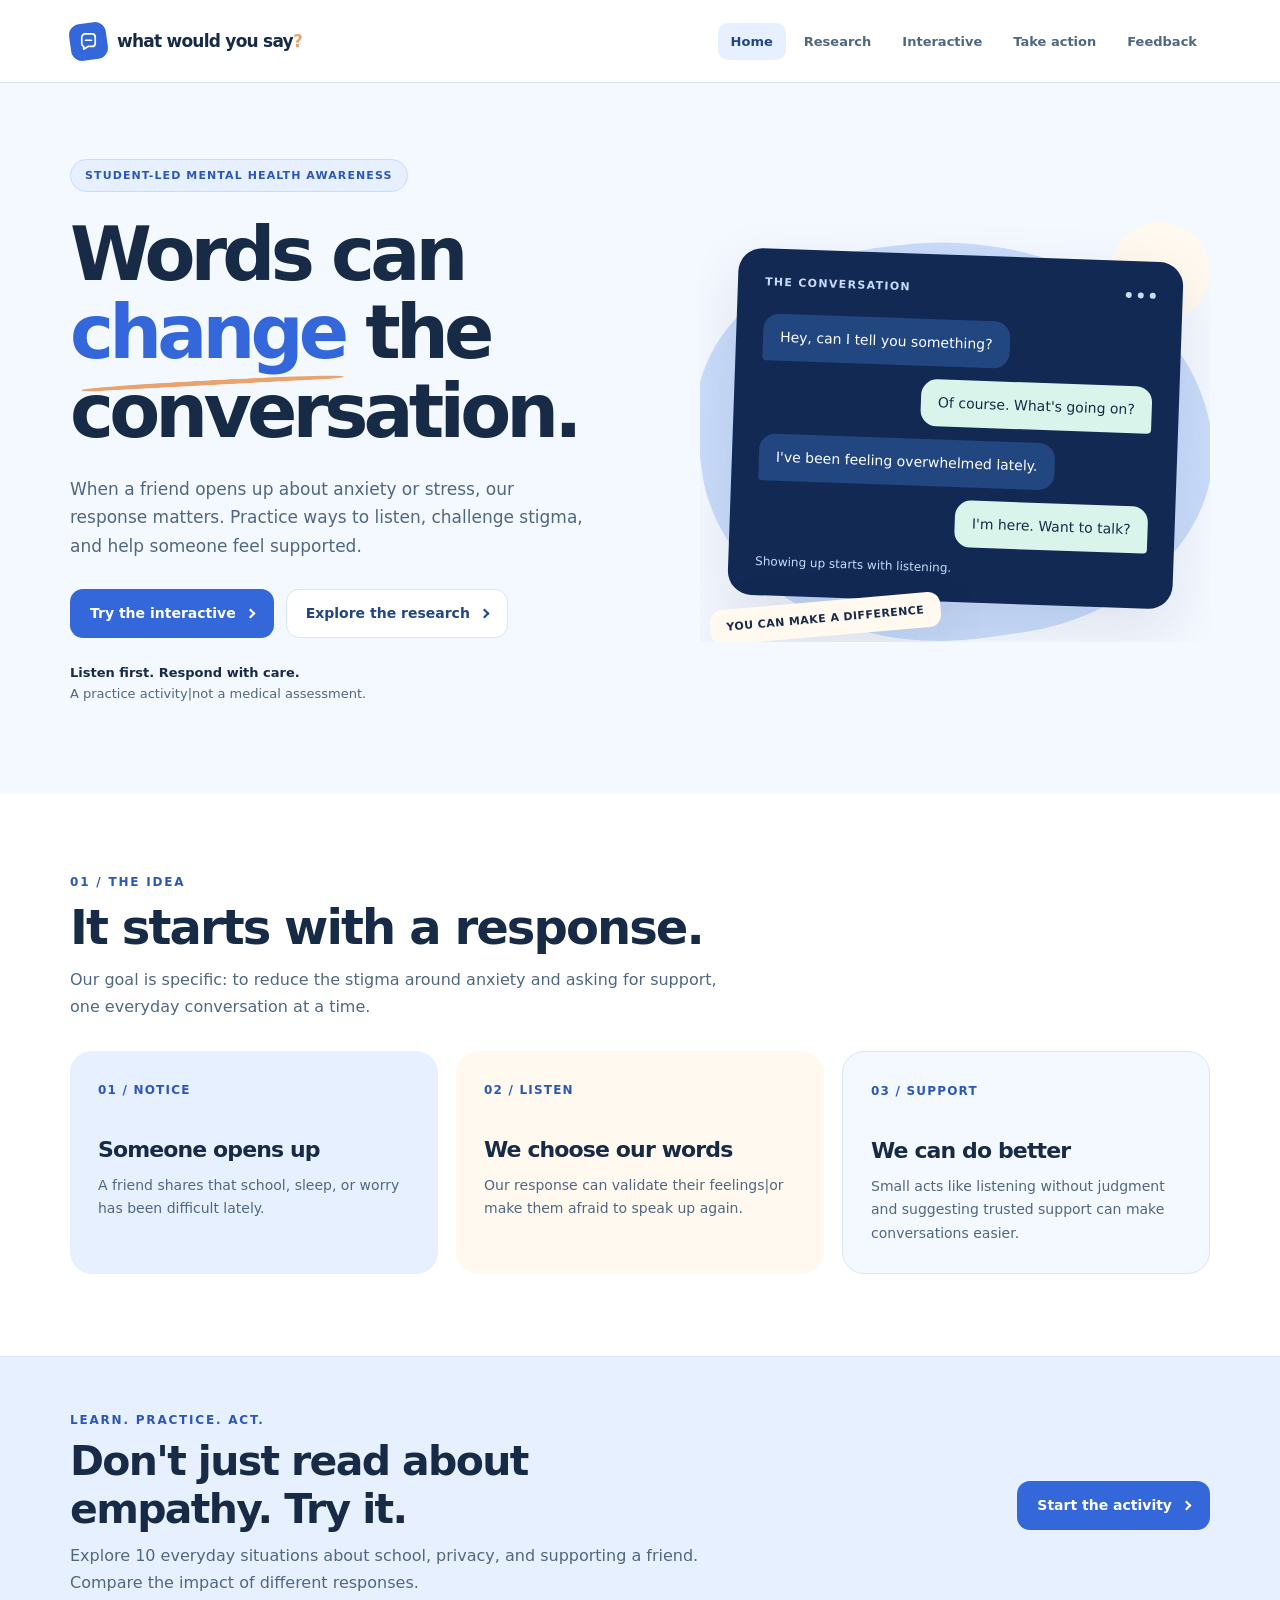
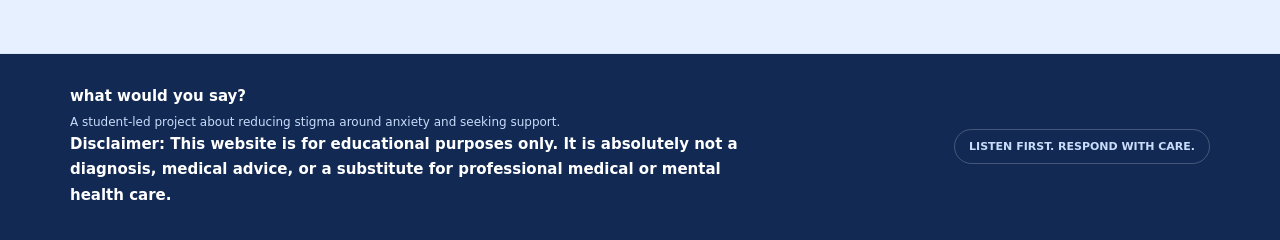
<file: index.html>
<!doctype html>
<html lang="en">
<head>
  <meta charset="utf-8">
  <meta name="viewport" content="width=device-width, initial-scale=1">
  <meta name="description" content="A student-led site about reducing anxiety stigma through supportive conversations.">
  <title>Home | What Would You Say?</title>
  <link rel="icon" type="image/svg+xml" href="favicon.svg" sizes="any">
  <link rel="stylesheet" href="style.css">
  
</head>
<body>
<header class="topbar"><nav class="nav shell" aria-label="Main navigation"><a class="brand" href="index.html" aria-label="What Would You Say? | Home"><span class="brand-mark" aria-hidden="true"><svg viewBox="0 0 24 24" width="23" height="23" fill="none" focusable="false"><path d="M5 7.5c0-2 1.7-3.5 3.6-3.5h7c2 0 3.4 1.5 3.4 3.5v6.2c0 2-1.5 3.5-3.4 3.5h-4.1L7 20v-2.8c-1.3-.5-2-1.8-2-3.5V7.5Z" stroke="currentColor" stroke-width="1.8" stroke-linejoin="round"/><path d="M9 10.7h6" stroke="currentColor" stroke-width="1.8" stroke-linecap="round"/></svg></span><span>what would you say<span class="brand-accent">?</span></span></a><div class="nav-links"><a href="index.html" aria-current="page">Home</a>
<a href="research.html">Research</a>
<a href="interactive.html">Interactive</a>
<a href="action.html">Take action</a>
<a href="feedback.html">Feedback</a></div></nav></header>
<main id="top">
<section class="shell hero" aria-labelledby="hero-title">
  <div>
    <span class="pill">Student-led mental health awareness</span>
    <h1 id="hero-title">Words can <em>change</em> the conversation.</h1>
    <p class="hero-text">When a friend opens up about anxiety or stress, our response matters. Practice ways to listen, challenge stigma, and help someone feel supported.</p>
    <div class="actions"><a class="button button-primary" href="interactive.html">Try the interactive<span class="button-chevron" aria-hidden="true"></span></a><a class="button button-outline" href="research.html">Explore the research<span class="button-chevron" aria-hidden="true"></span></a></div>
    <p class="hero-small"><strong>Listen first. Respond with care.</strong><br>A practice activity|not a medical assessment.</p>
  </div>
  <div class="chat-art" aria-label="Illustration of a caring text conversation">
    <div class="chat-window">
      <div class="chat-window-title"><span>THE CONVERSATION</span><span class="window-dots" aria-hidden="true"><i></i><i></i><i></i></span></div>
      <div class="bubble incoming">Hey, can I tell you something?</div>
      <div class="bubble outgoing">Of course. What's going on?</div>
      <div class="bubble incoming">I've been feeling overwhelmed lately.</div>
      <div class="bubble outgoing">I'm here. Want to talk?</div>
      <div class="chat-note">Showing up starts with listening.</div>
    </div>
    <div class="art-sticker">YOU CAN MAKE A DIFFERENCE</div>
  </div>
</section>
<section class="section surface-white" id="why"><div class="shell">
  <div class="section-heading"><div class="eyebrow">01 / The idea</div><h2>It starts with a response.</h2><p>Our goal is specific: to reduce the stigma around anxiety and asking for support, one everyday conversation at a time.</p></div>
  <div class="card-grid">
    <article class="feature-card"><span class="feature-number">01 / NOTICE</span><h3>Someone opens up</h3><p>A friend shares that school, sleep, or worry has been difficult lately.</p></article>
    <article class="feature-card"><span class="feature-number">02 / LISTEN</span><h3>We choose our words</h3><p>Our response can validate their feelings|or make them afraid to speak up again.</p></article>
    <article class="feature-card"><span class="feature-number">03 / SUPPORT</span><h3>We can do better</h3><p>Small acts like listening without judgment and suggesting trusted support can make conversations easier.</p></article>
  </div>
</div></section>
<section class="banner"><div class="shell banner-inner"><div><div class="eyebrow">Learn. Practice. Act.</div><h2>Don't just read about empathy. Try it.</h2><p>Explore 10 everyday situations about school, privacy, and supporting a friend. Compare the impact of different responses.</p></div><a class="button button-primary" href="interactive.html">Start the activity<span class="button-chevron" aria-hidden="true"></span></a></div></section>
</main>
<footer class="footer"><div class="shell footer-inner"><div><strong>what would you say?</strong><p>A student-led project about reducing stigma around anxiety and seeking support.<br><strong>Disclaimer: This website is for educational purposes only. It is absolutely not a diagnosis, medical advice, or a substitute for professional medical or mental health care.</strong></p></div><span class="footer-tag">LISTEN FIRST. RESPOND WITH CARE.</span></div></footer>
</body>
</html>
</file>
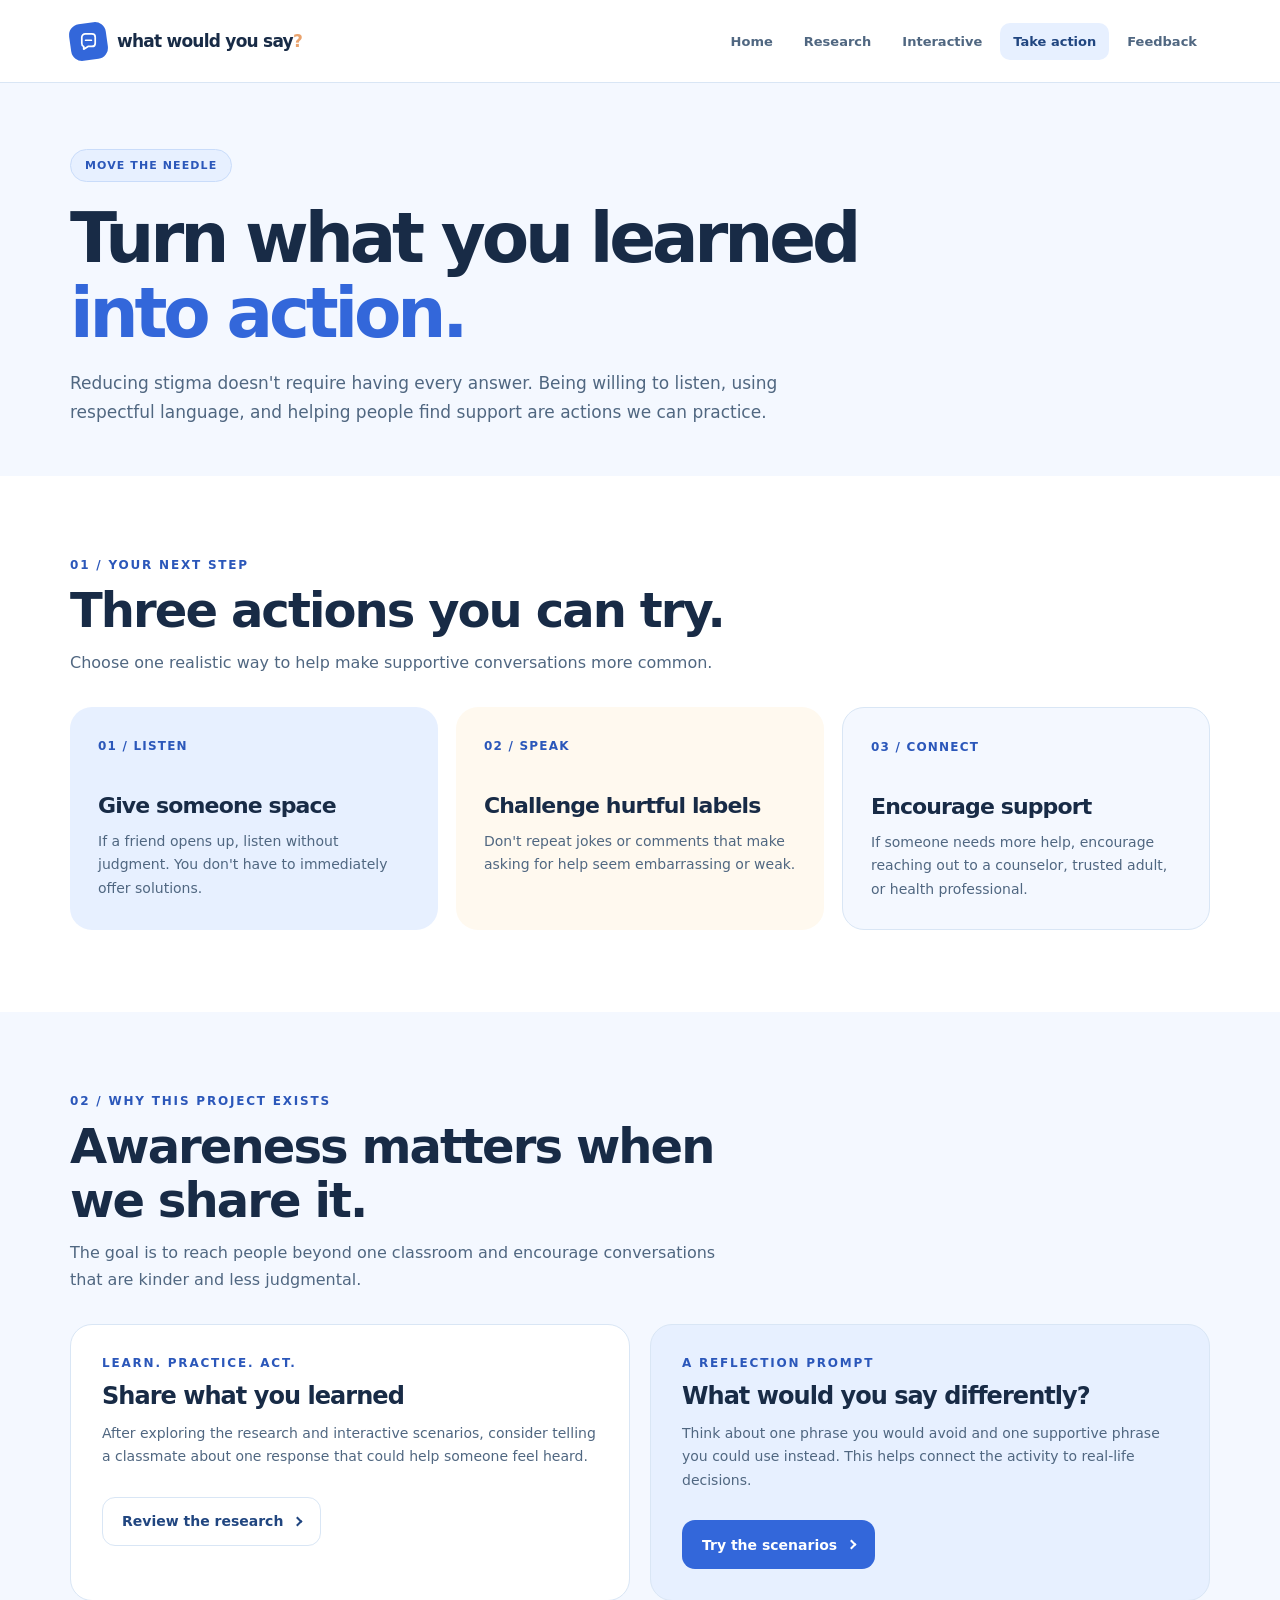
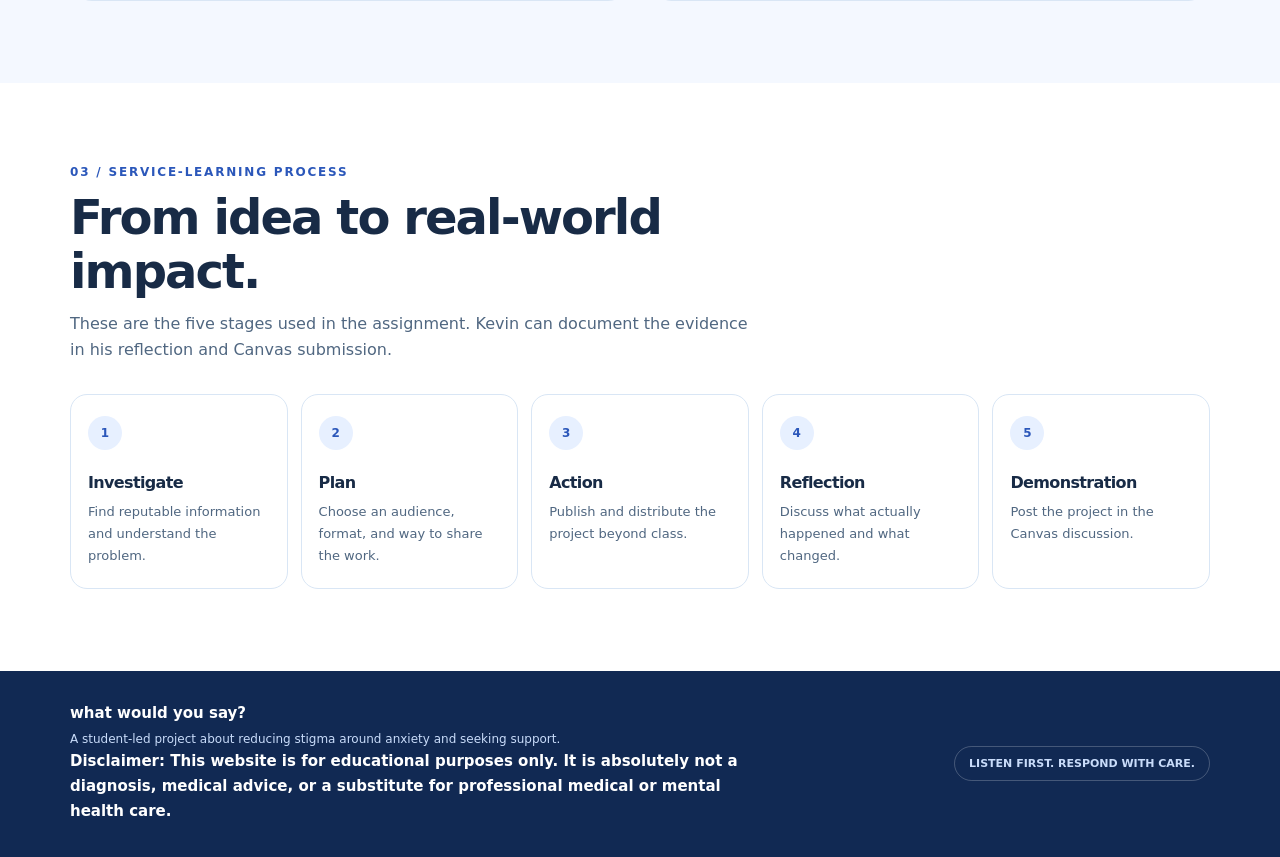
<file: action.html>
<!doctype html>
<html lang="en">
<head>
  <meta charset="utf-8">
  <meta name="viewport" content="width=device-width, initial-scale=1">
  <meta name="description" content="Practical steps students can take to challenge mental health stigma.">
  <title>Take action | What Would You Say?</title>
  <link rel="icon" type="image/svg+xml" href="favicon.svg" sizes="any">
  <link rel="stylesheet" href="style.css">
  
</head>
<body>
<header class="topbar"><nav class="nav shell" aria-label="Main navigation"><a class="brand" href="index.html" aria-label="What Would You Say? | Home"><span class="brand-mark" aria-hidden="true"><svg viewBox="0 0 24 24" width="23" height="23" fill="none" focusable="false"><path d="M5 7.5c0-2 1.7-3.5 3.6-3.5h7c2 0 3.4 1.5 3.4 3.5v6.2c0 2-1.5 3.5-3.4 3.5h-4.1L7 20v-2.8c-1.3-.5-2-1.8-2-3.5V7.5Z" stroke="currentColor" stroke-width="1.8" stroke-linejoin="round"/><path d="M9 10.7h6" stroke="currentColor" stroke-width="1.8" stroke-linecap="round"/></svg></span><span>what would you say<span class="brand-accent">?</span></span></a><div class="nav-links"><a href="index.html">Home</a>
<a href="research.html">Research</a>
<a href="interactive.html">Interactive</a>
<a href="action.html" aria-current="page">Take action</a>
<a href="feedback.html">Feedback</a></div></nav></header>
<main id="top">
<section class="page-hero shell"><span class="pill">Move the needle</span><h1>Turn what you learned <span>into action.</span></h1><p>Reducing stigma doesn't require having every answer. Being willing to listen, using respectful language, and helping people find support are actions we can practice.</p></section>
<section class="section surface-white"><div class="shell">
  <div class="section-heading"><div class="eyebrow">01 / Your next step</div><h2>Three actions you can try.</h2><p>Choose one realistic way to help make supportive conversations more common.</p></div>
  <div class="card-grid">
    <article class="feature-card"><span class="feature-number">01 / LISTEN</span><h3>Give someone space</h3><p>If a friend opens up, listen without judgment. You don't have to immediately offer solutions.</p></article>
    <article class="feature-card"><span class="feature-number">02 / SPEAK</span><h3>Challenge hurtful labels</h3><p>Don't repeat jokes or comments that make asking for help seem embarrassing or weak.</p></article>
    <article class="feature-card"><span class="feature-number">03 / CONNECT</span><h3>Encourage support</h3><p>If someone needs more help, encourage reaching out to a counselor, trusted adult, or health professional.</p></article>
  </div>
</div></section>
<section class="section"><div class="shell">
  <div class="section-heading"><div class="eyebrow">02 / Why this project exists</div><h2>Awareness matters when we share it.</h2><p>The goal is to reach people beyond one classroom and encourage conversations that are kinder and less judgmental.</p></div>
  <div class="action-grid">
    <article class="action-card"><div class="eyebrow">Learn. Practice. Act.</div><h3>Share what you learned</h3><p>After exploring the research and interactive scenarios, consider telling a classmate about one response that could help someone feel heard.</p><div class="actions"><a class="button button-outline" href="research.html">Review the research<span class="button-chevron" aria-hidden="true"></span></a></div></article>
    <article class="action-card alt"><div class="eyebrow">A reflection prompt</div><h3>What would you say differently?</h3><p>Think about one phrase you would avoid and one supportive phrase you could use instead. This helps connect the activity to real-life decisions.</p><div class="actions"><a class="button button-primary" href="interactive.html">Try the scenarios<span class="button-chevron" aria-hidden="true"></span></a></div></article>
  </div>
</div></section>
<section class="section surface-white"><div class="shell">
  <div class="section-heading"><div class="eyebrow">03 / Service-learning process</div><h2>From idea to real-world impact.</h2><p>These are the five stages used in the assignment. Kevin can document the evidence in his reflection and Canvas submission.</p></div>
  <div class="roadmap">
    <article class="roadmap-card"><span class="roadmap-number">1</span><h3>Investigate</h3><p>Find reputable information and understand the problem.</p></article>
    <article class="roadmap-card"><span class="roadmap-number">2</span><h3>Plan</h3><p>Choose an audience, format, and way to share the work.</p></article>
    <article class="roadmap-card"><span class="roadmap-number">3</span><h3>Action</h3><p>Publish and distribute the project beyond class.</p></article>
    <article class="roadmap-card"><span class="roadmap-number">4</span><h3>Reflection</h3><p>Discuss what actually happened and what changed.</p></article>
    <article class="roadmap-card"><span class="roadmap-number">5</span><h3>Demonstration</h3><p>Post the project in the Canvas discussion.</p></article>
  </div>
</div></section>
</main>
<footer class="footer"><div class="shell footer-inner"><div><strong>what would you say?</strong><p>A student-led project about reducing stigma around anxiety and seeking support.<br><strong>Disclaimer: This website is for educational purposes only. It is absolutely not a diagnosis, medical advice, or a substitute for professional medical or mental health care.</strong></p></div><span class="footer-tag">LISTEN FIRST. RESPOND WITH CARE.</span></div></footer>
</body>
</html>
</file>
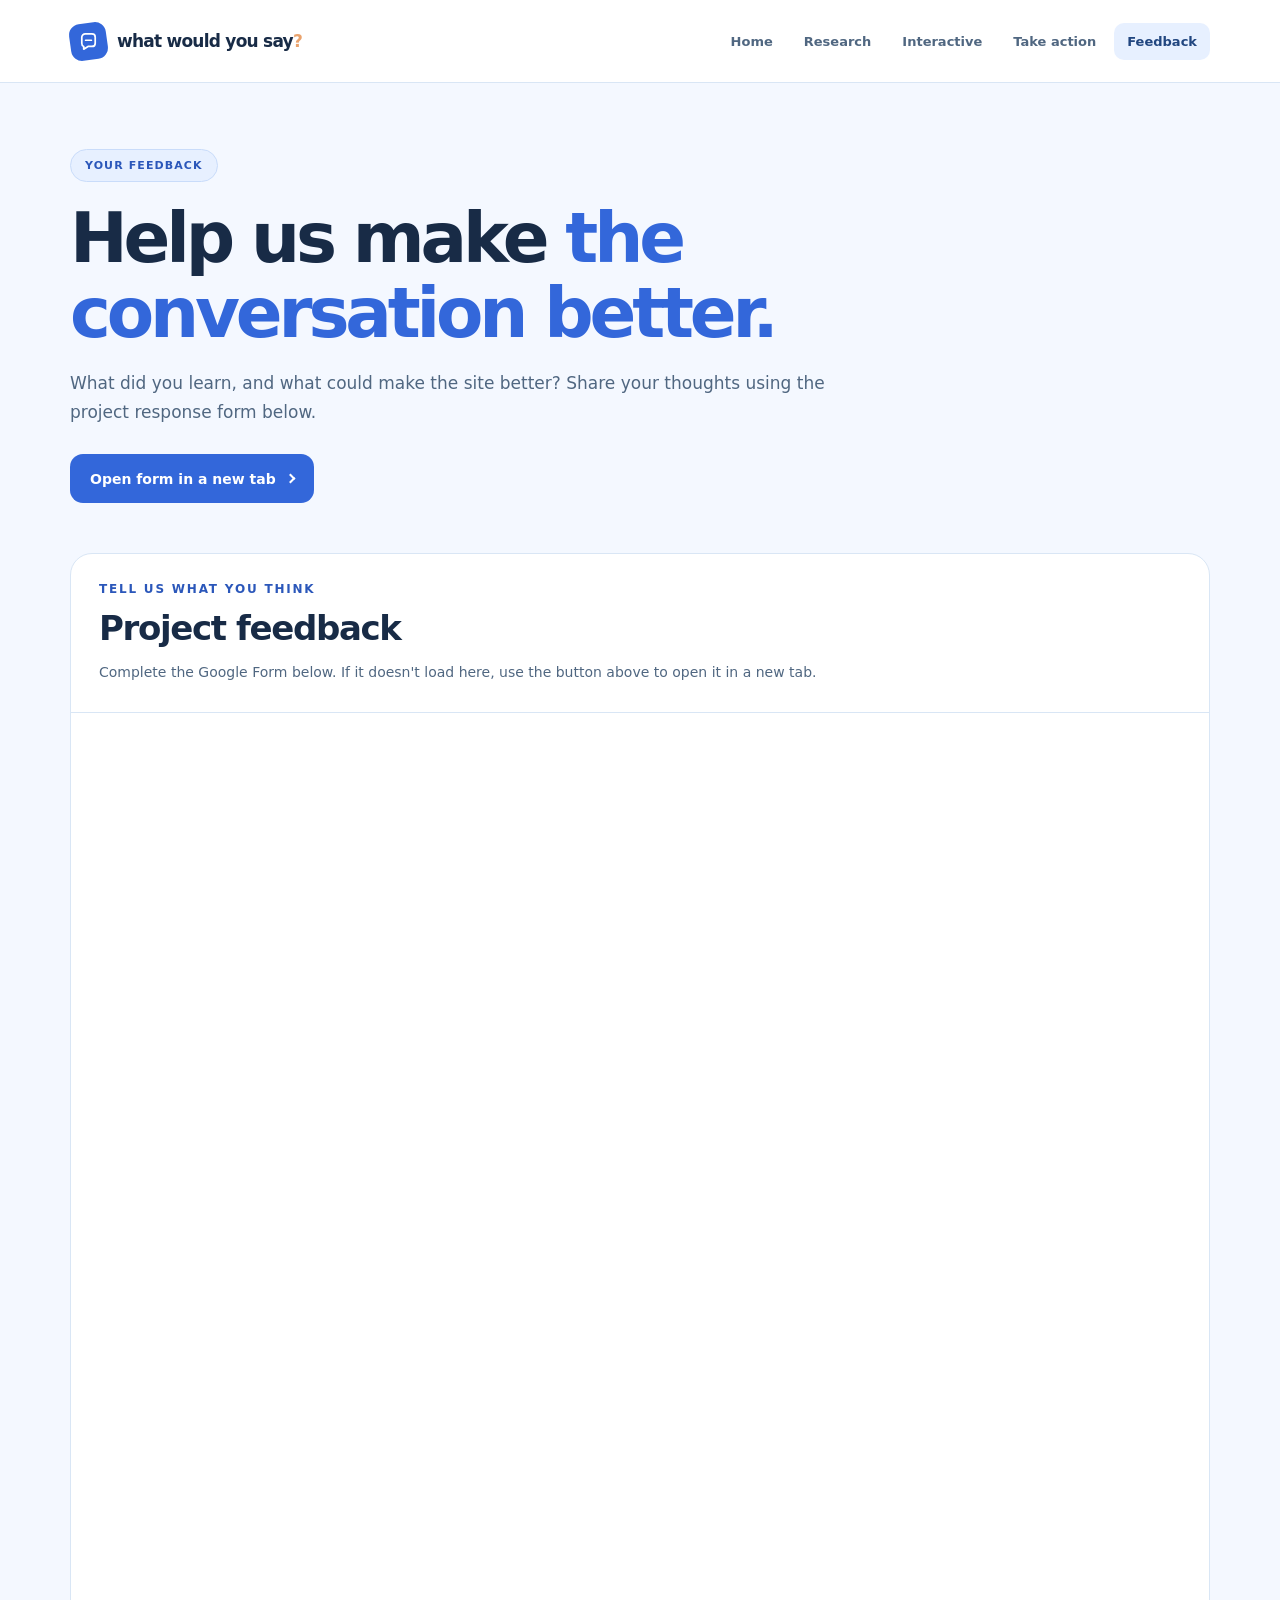
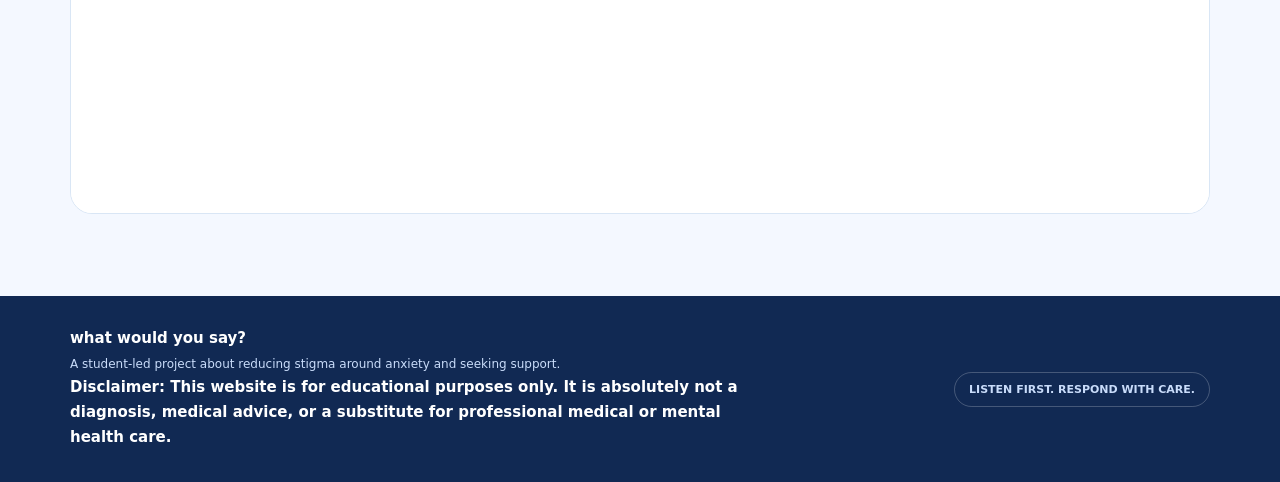
<file: feedback.html>
<!doctype html>
<html lang="en">
<head>
  <meta charset="utf-8">
  <meta name="viewport" content="width=device-width, initial-scale=1">
  <meta name="description" content="Share your feedback on What Would You Say? using the project response form.">
  <title>Feedback | What Would You Say?</title>
  <link rel="icon" type="image/svg+xml" href="favicon.svg" sizes="any">
  <link rel="stylesheet" href="style.css">
</head>
<body>
<header class="topbar"><nav class="nav shell" aria-label="Main navigation"><a class="brand" href="index.html" aria-label="What Would You Say? | Home"><span class="brand-mark" aria-hidden="true"><svg viewBox="0 0 24 24" width="23" height="23" fill="none" focusable="false"><path d="M5 7.5c0-2 1.7-3.5 3.6-3.5h7c2 0 3.4 1.5 3.4 3.5v6.2c0 2-1.5 3.5-3.4 3.5h-4.1L7 20v-2.8c-1.3-.5-2-1.8-2-3.5V7.5Z" stroke="currentColor" stroke-width="1.8" stroke-linejoin="round"/><path d="M9 10.7h6" stroke="currentColor" stroke-width="1.8" stroke-linecap="round"/></svg></span><span>what would you say<span class="brand-accent">?</span></span></a><div class="nav-links"><a href="index.html">Home</a>
<a href="research.html">Research</a>
<a href="interactive.html">Interactive</a>
<a href="action.html">Take action</a>
<a href="feedback.html" aria-current="page">Feedback</a></div></nav></header>
<main id="top">
<section class="page-hero shell"><span class="pill">Your feedback</span><h1>Help us make <span>the conversation better.</span></h1><p>What did you learn, and what could make the site better? Share your thoughts using the project response form below.</p><div class="actions"><a class="button button-primary" href="https://docs.google.com/forms/d/e/1FAIpQLScHuYi7Ebu_i94uLtqZCnrzkcAdzokZ_bm5w8Ug372SQt8ozw/viewform?usp=dialog" target="_blank" rel="noopener noreferrer">Open form in a new tab<span class="button-chevron" aria-hidden="true"></span></a></div></section>
<section class="feedback-section shell" aria-labelledby="feedback-form-heading">
  <div class="form-panel">
    <div class="form-panel-heading"><div class="eyebrow">Tell us what you think</div><h2 id="feedback-form-heading">Project feedback</h2><p>Complete the Google Form below. If it doesn't load here, use the button above to open it in a new tab.</p></div>
    <iframe class="feedback-form" src="https://docs.google.com/forms/d/e/1FAIpQLScHuYi7Ebu_i94uLtqZCnrzkcAdzokZ_bm5w8Ug372SQt8ozw/viewform?embedded=true" title="What Would You Say? project feedback form" height="1100" loading="lazy"></iframe>
  </div>
</section>
</main>
<footer class="footer"><div class="shell footer-inner"><div><strong>what would you say?</strong><p>A student-led project about reducing stigma around anxiety and seeking support.<br><strong>Disclaimer: This website is for educational purposes only. It is absolutely not a diagnosis, medical advice, or a substitute for professional medical or mental health care.</strong></p></div><span class="footer-tag">LISTEN FIRST. RESPOND WITH CARE.</span></div></footer>
</body>
</html>
</file>
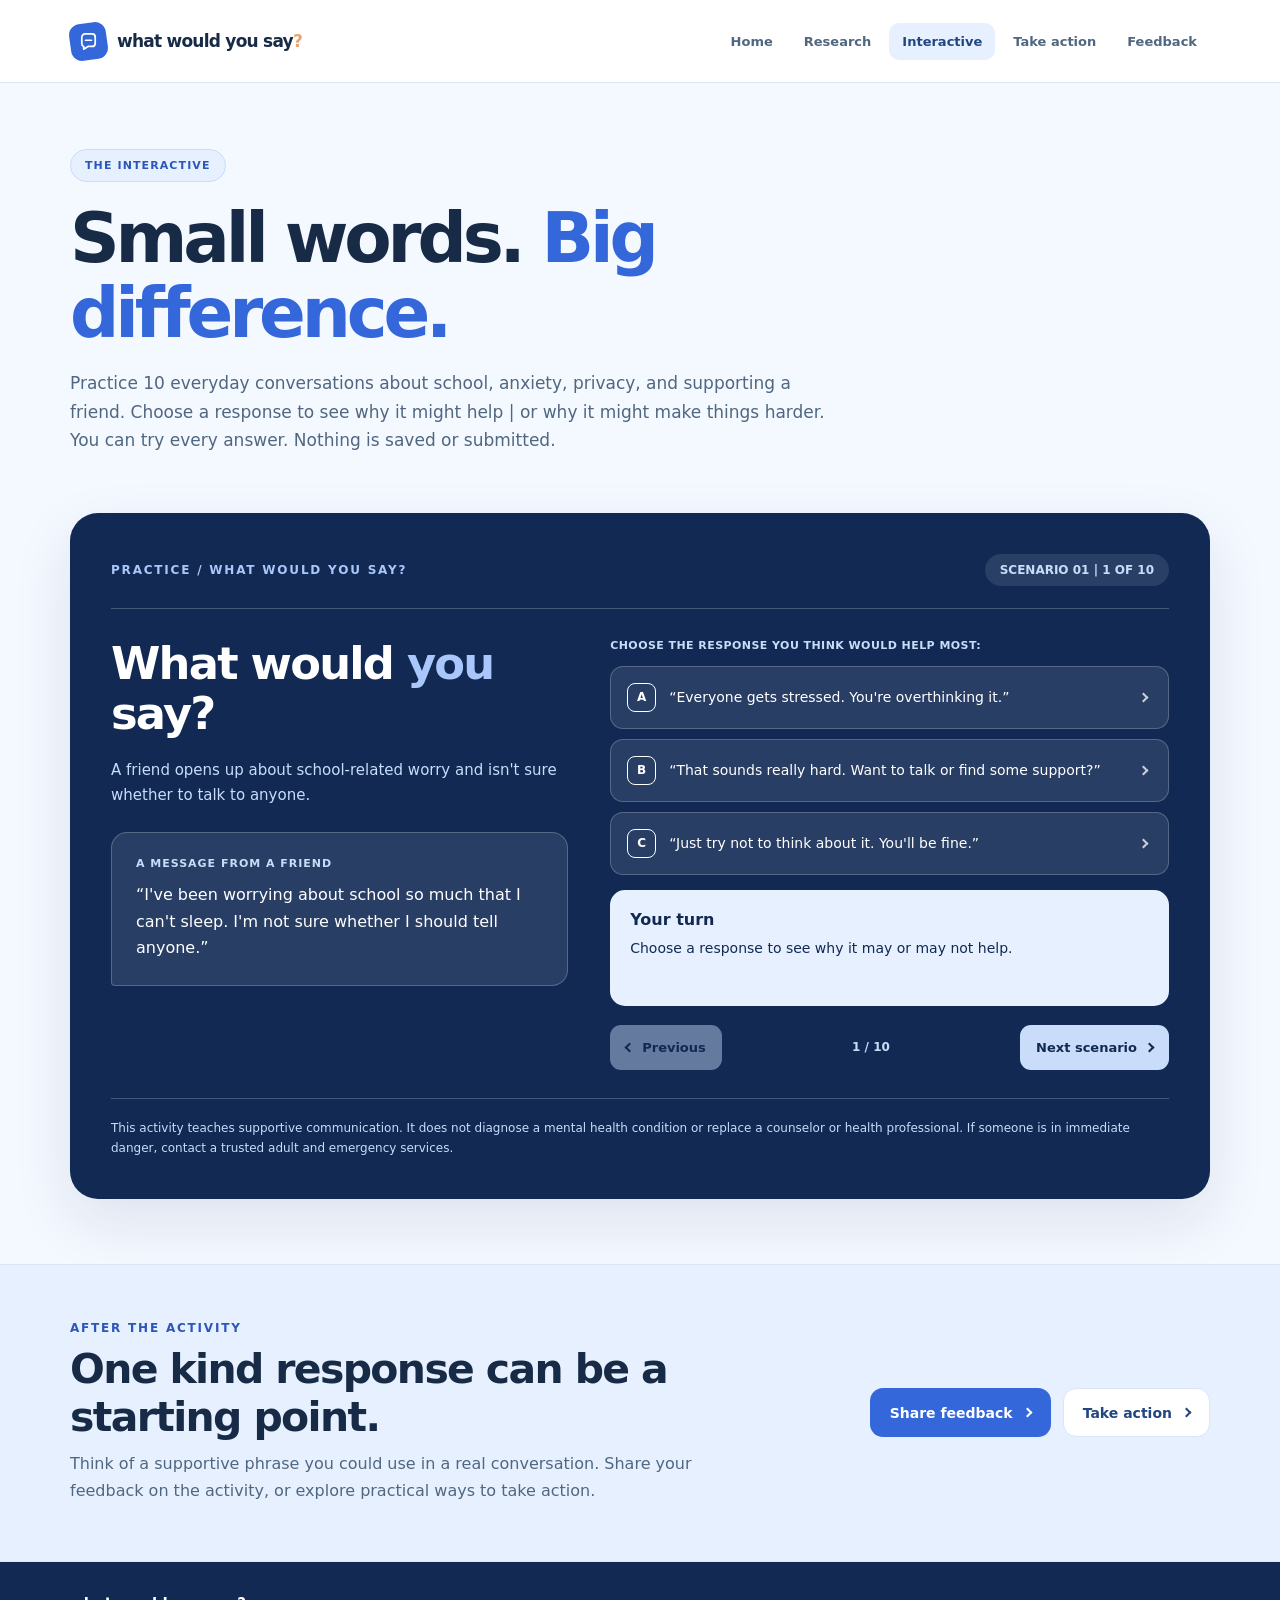
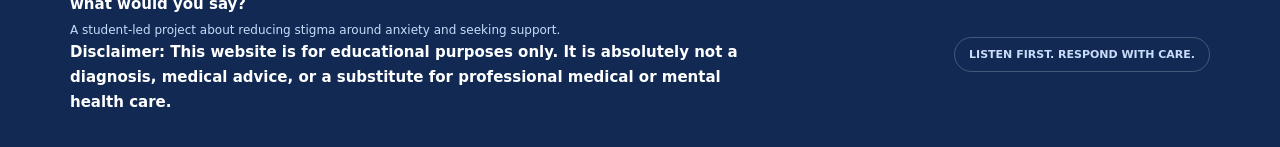
<file: interactive.html>
<!doctype html>
<html lang="en">
<head>
  <meta charset="utf-8">
  <meta name="viewport" content="width=device-width, initial-scale=1">
  <meta name="description" content="Ten interactive conversation scenarios about anxiety, mental health stigma, privacy, boundaries, and supportive listening.">
  <title>Interactive | What Would You Say?</title>
  <link rel="icon" type="image/svg+xml" href="favicon.svg" sizes="any">
  <link rel="stylesheet" href="style.css">
  <script src="scenarios.js" defer></script>
</head>
<body>
<header class="topbar"><nav class="nav shell" aria-label="Main navigation"><a class="brand" href="index.html" aria-label="What Would You Say? | Home"><span class="brand-mark" aria-hidden="true"><svg viewBox="0 0 24 24" width="23" height="23" fill="none" focusable="false"><path d="M5 7.5c0-2 1.7-3.5 3.6-3.5h7c2 0 3.4 1.5 3.4 3.5v6.2c0 2-1.5 3.5-3.4 3.5h-4.1L7 20v-2.8c-1.3-.5-2-1.8-2-3.5V7.5Z" stroke="currentColor" stroke-width="1.8" stroke-linejoin="round"/><path d="M9 10.7h6" stroke="currentColor" stroke-width="1.8" stroke-linecap="round"/></svg></span><span>what would you say<span class="brand-accent">?</span></span></a><div class="nav-links"><a href="index.html">Home</a>
<a href="research.html">Research</a>
<a href="interactive.html" aria-current="page">Interactive</a>
<a href="action.html">Take action</a>
<a href="feedback.html">Feedback</a></div></nav></header>
<main id="top">
<section class="page-hero shell"><span class="pill">The interactive</span><h1>Small words. <span>Big difference.</span></h1><p>Practice 10 everyday conversations about school, anxiety, privacy, and supporting a friend. Choose a response to see why it might help | or why it might make things harder. You can try every answer. Nothing is saved or submitted.</p></section>
<section class="activity"><div class="shell"><div class="activity-panel">
  <div class="activity-top"><div class="eyebrow">Practice / What would you say?</div><span class="activity-count" id="scenario-status" aria-live="polite">Scenario 1 of 10</span></div>
  <div class="activity-grid">
    <div><h2>What would <em>you</em> say?</h2><p class="activity-intro" id="scenario-copy">A friend wants to talk about something difficult.</p><div class="friend-message"><div class="friend-label">A MESSAGE FROM A FRIEND</div><div class="friend-quote" id="friend-message-text">Loading scenario...</div></div></div>
    <div><div class="choice-prompt">Choose the response you think would help most:</div><div class="choices" id="choices" role="group" aria-label="Choose a response"></div><div class="feedback" id="feedback" role="status" aria-live="polite" aria-atomic="true"><div class="feedback-title">Your turn</div><p>Select an option to see an explanation.</p></div><div class="activity-controls"><button type="button" id="previous-scenario" disabled>Previous</button><span id="scenario-progress">1 / 10</span><button type="button" id="next-scenario">Next scenario</button></div></div>
  </div>
  <p class="activity-note">This activity teaches supportive communication. It does not diagnose a mental health condition or replace a counselor or health professional. If someone is in immediate danger, contact a trusted adult and emergency services.</p>
</div></div></section>
<section class="banner"><div class="shell banner-inner"><div><div class="eyebrow">After the activity</div><h2>One kind response can be a starting point.</h2><p>Think of a supportive phrase you could use in a real conversation. Share your feedback on the activity, or explore practical ways to take action.</p></div><div class="actions"><a class="button button-primary" href="feedback.html">Share feedback<span class="button-chevron" aria-hidden="true"></span></a><a class="button button-outline" href="action.html">Take action<span class="button-chevron" aria-hidden="true"></span></a></div></div></section>
</main>
<footer class="footer"><div class="shell footer-inner"><div><strong>what would you say?</strong><p>A student-led project about reducing stigma around anxiety and seeking support.<br><strong>Disclaimer: This website is for educational purposes only. It is absolutely not a diagnosis, medical advice, or a substitute for professional medical or mental health care.</strong></p></div><span class="footer-tag">LISTEN FIRST. RESPOND WITH CARE.</span></div></footer>
</body>
</html>
</file>
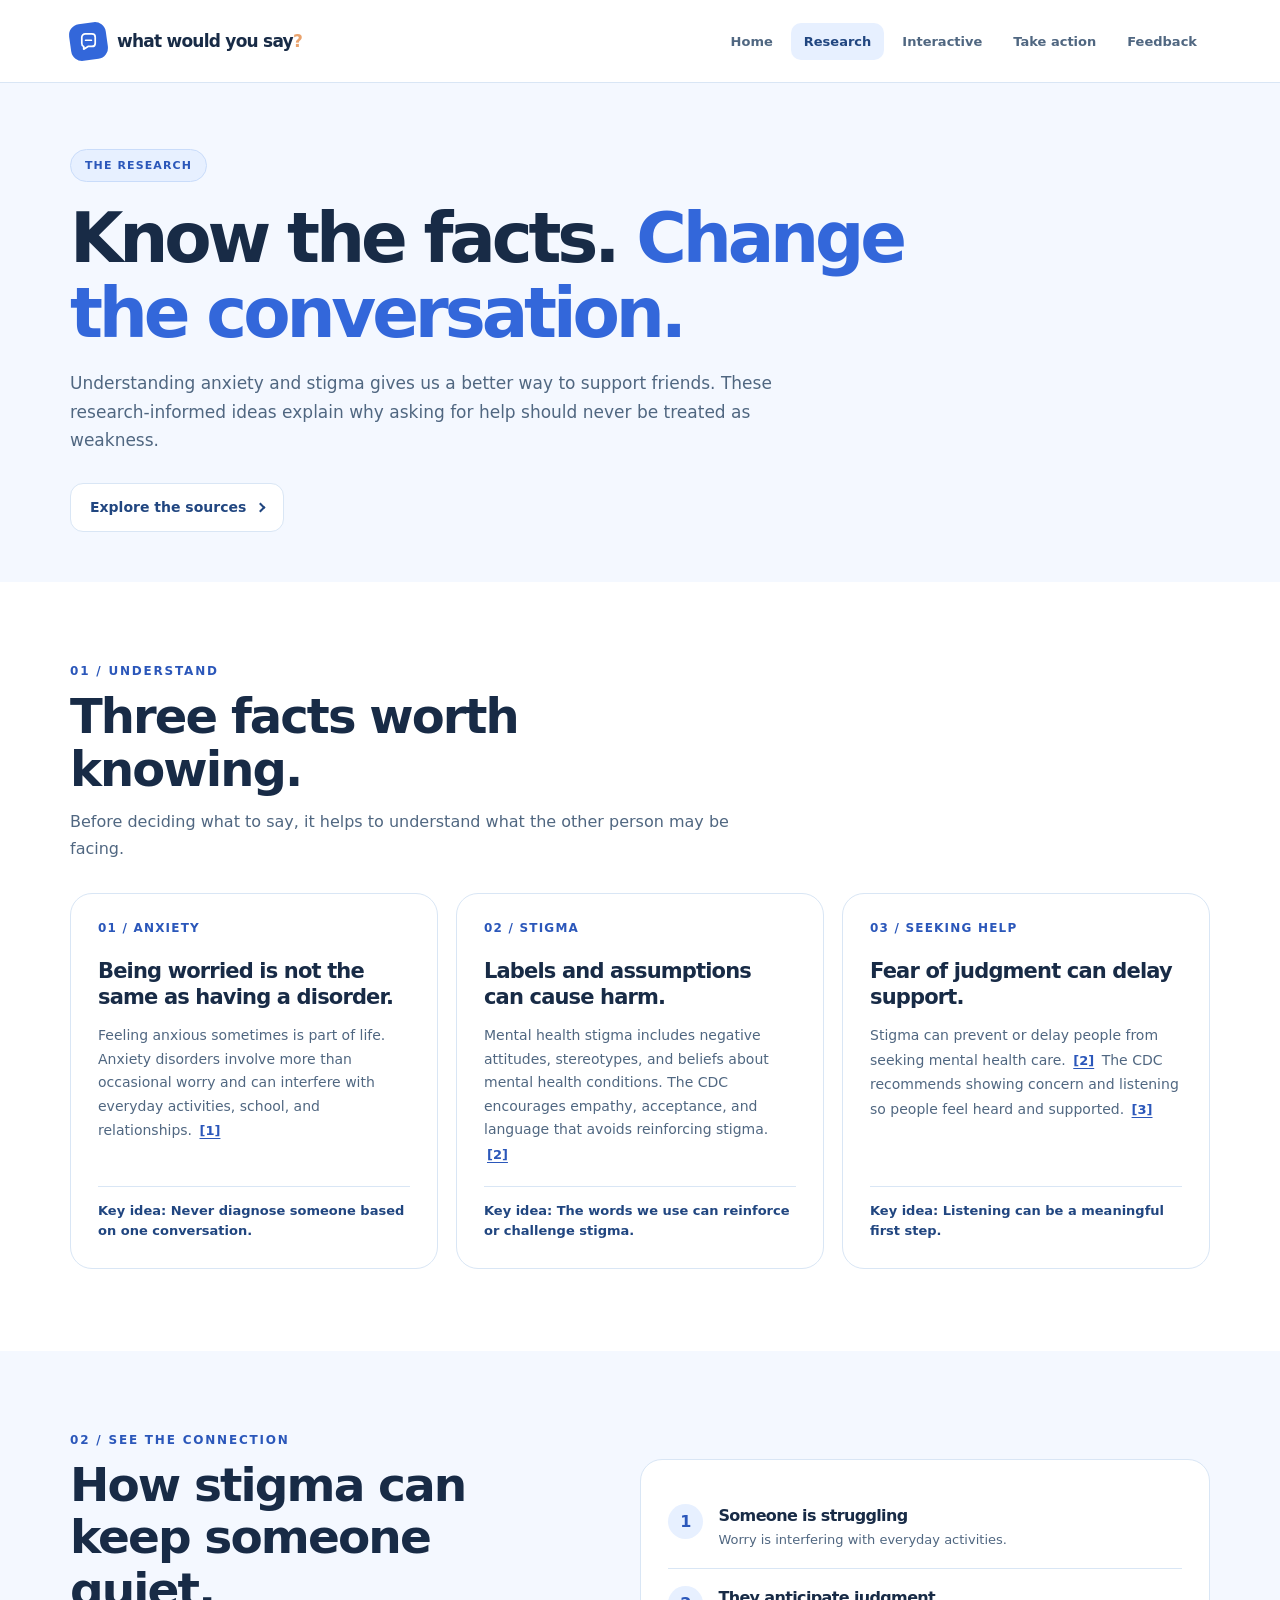
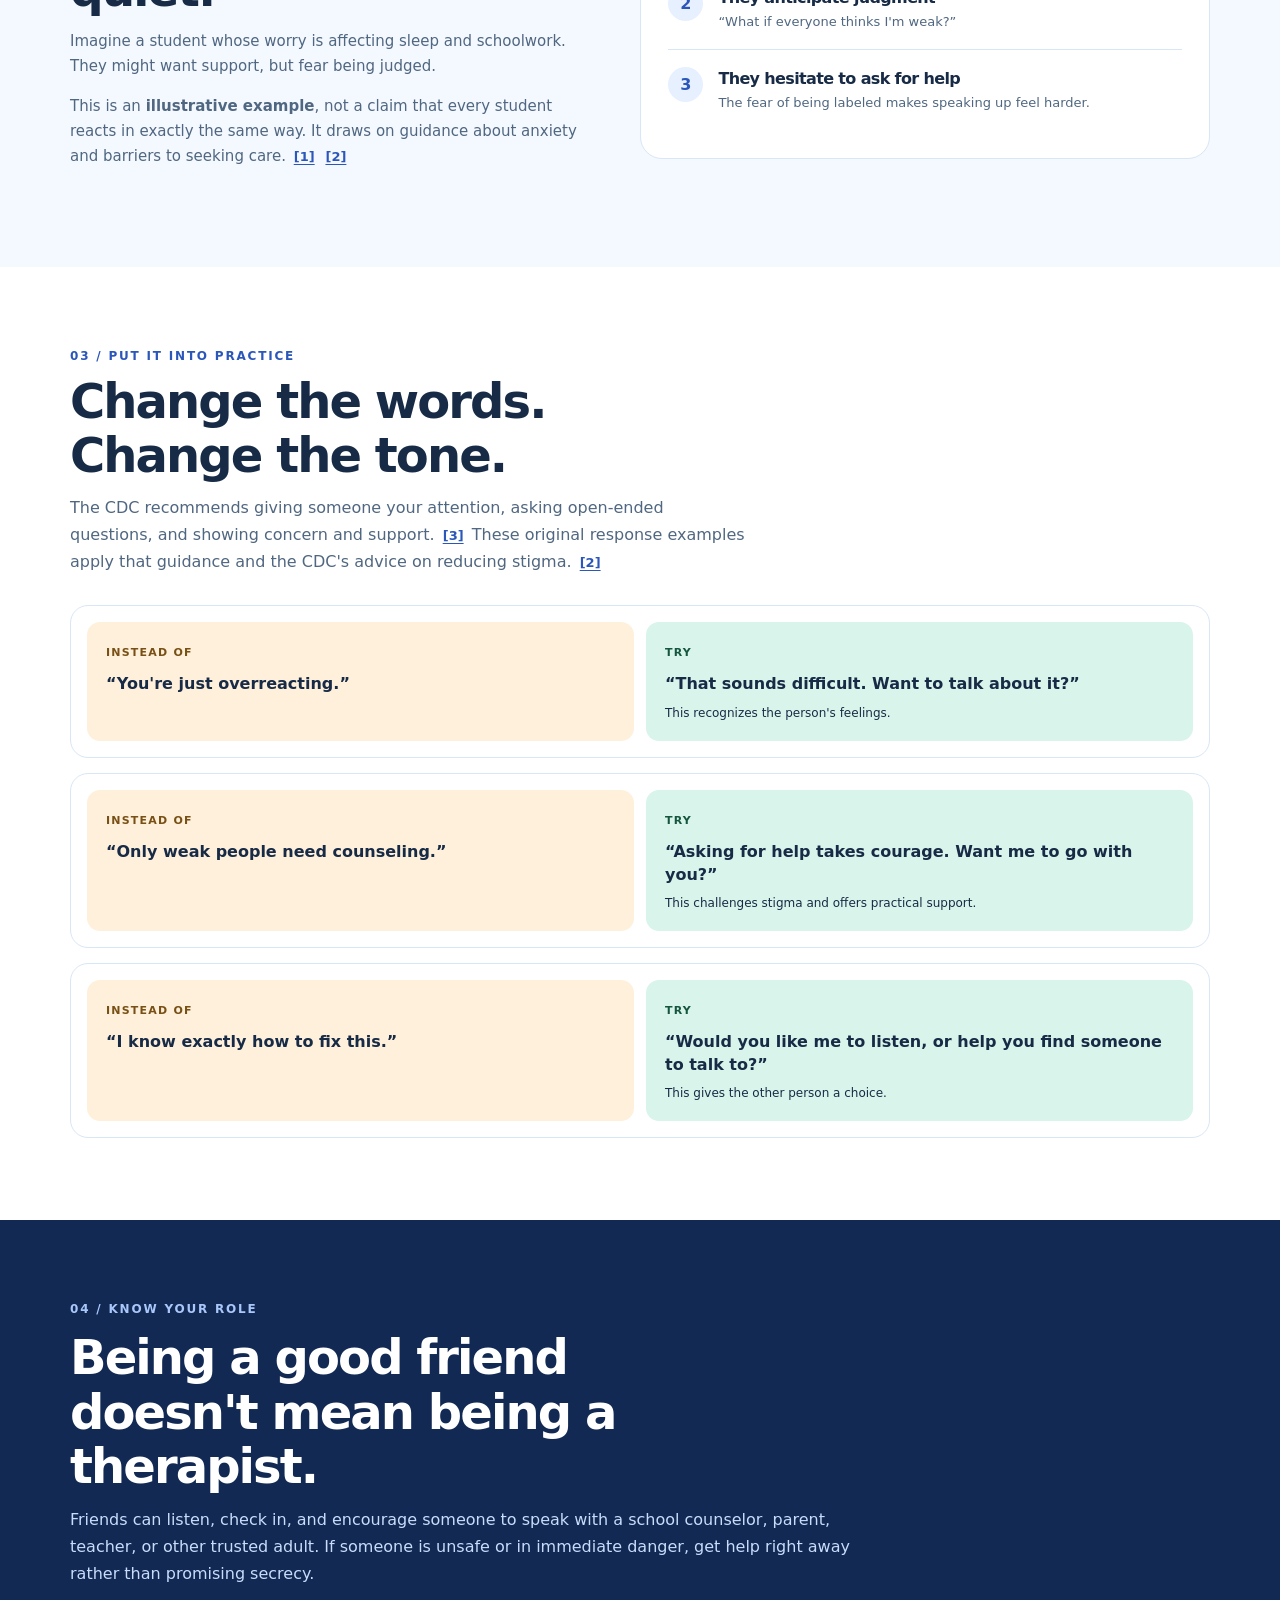
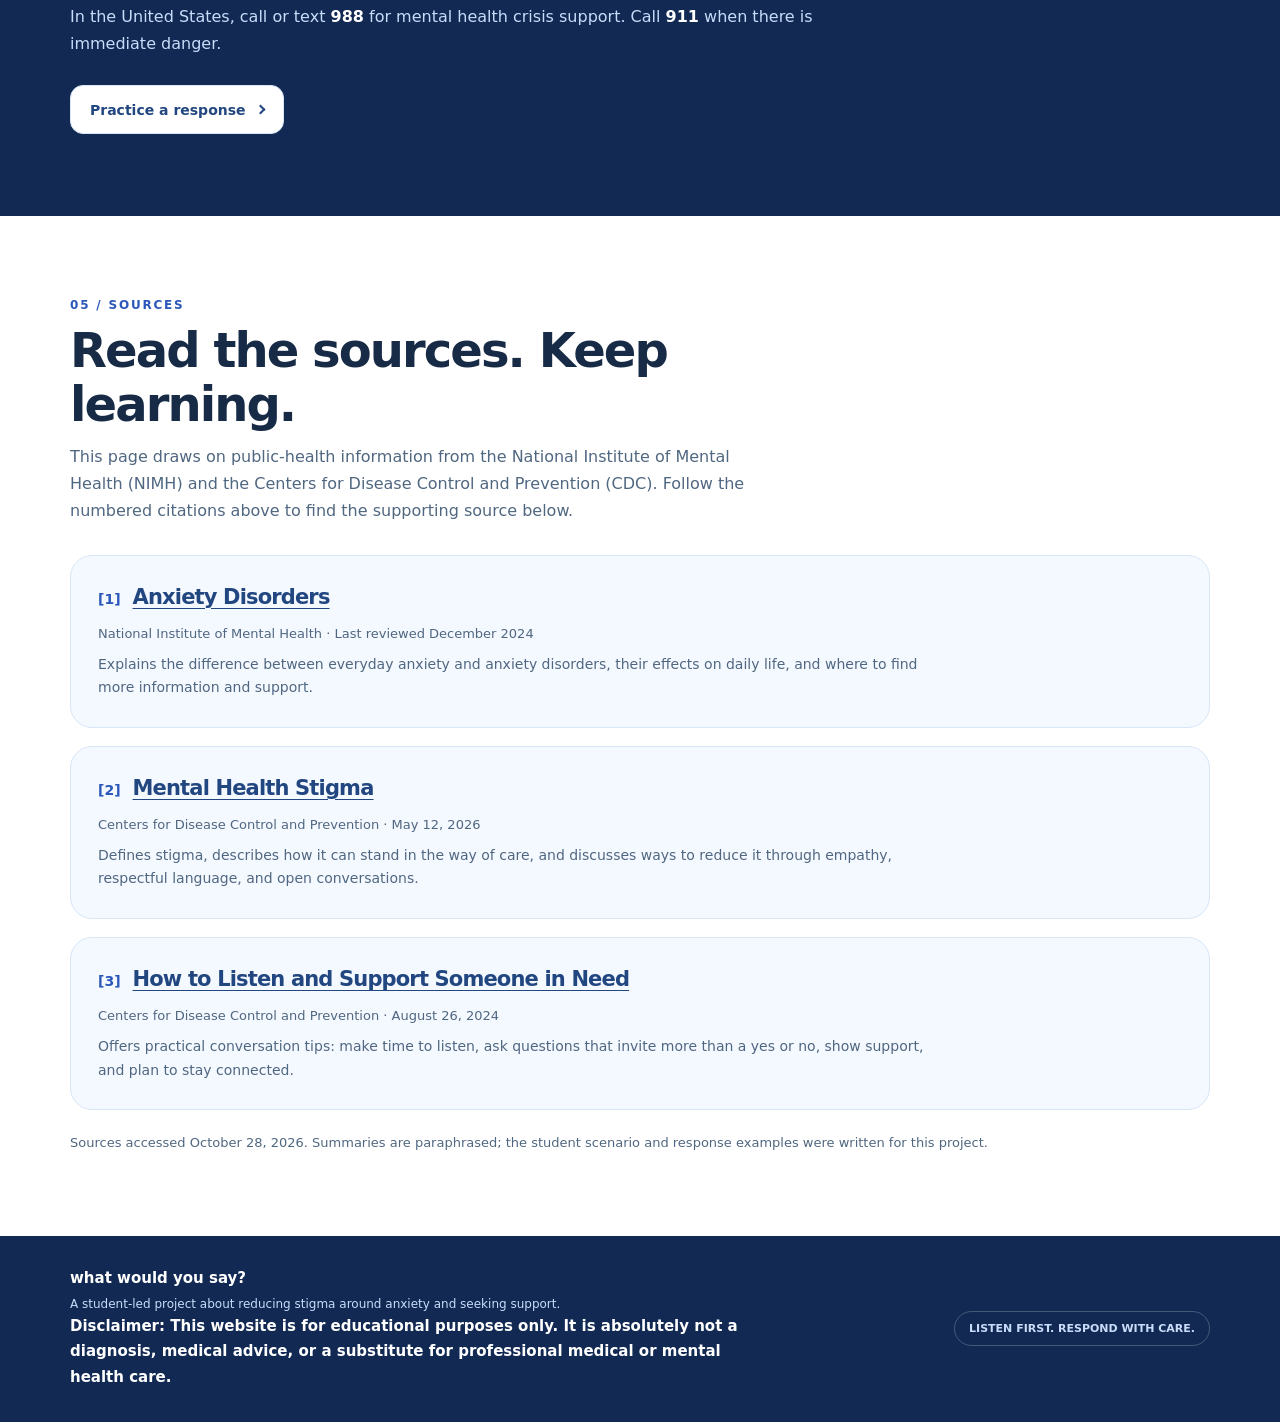
<file: research.html>
<!doctype html>
<html lang="en">
<head>
  <meta charset="utf-8">
  <meta name="viewport" content="width=device-width, initial-scale=1">
  <meta name="description" content="Research-based overview of anxiety, stigma, seeking help and supportive listening.">
  <title>Research | What Would You Say?</title>
  <link rel="icon" type="image/svg+xml" href="favicon.svg" sizes="any">
  <link rel="stylesheet" href="style.css">
  
</head>
<body>
<header class="topbar"><nav class="nav shell" aria-label="Main navigation"><a class="brand" href="index.html" aria-label="What Would You Say? | Home"><span class="brand-mark" aria-hidden="true"><svg viewBox="0 0 24 24" width="23" height="23" fill="none" focusable="false"><path d="M5 7.5c0-2 1.7-3.5 3.6-3.5h7c2 0 3.4 1.5 3.4 3.5v6.2c0 2-1.5 3.5-3.4 3.5h-4.1L7 20v-2.8c-1.3-.5-2-1.8-2-3.5V7.5Z" stroke="currentColor" stroke-width="1.8" stroke-linejoin="round"/><path d="M9 10.7h6" stroke="currentColor" stroke-width="1.8" stroke-linecap="round"/></svg></span><span>what would you say<span class="brand-accent">?</span></span></a><div class="nav-links"><a href="index.html">Home</a>
<a href="research.html" aria-current="page">Research</a>
<a href="interactive.html">Interactive</a>
<a href="action.html">Take action</a>
<a href="feedback.html">Feedback</a></div></nav></header>
<main id="top">
<section class="page-hero shell"><span class="pill">The research</span><h1>Know the facts. <span>Change the conversation.</span></h1><p>Understanding anxiety and stigma gives us a better way to support friends. These research-informed ideas explain why asking for help should never be treated as weakness.</p><div class="actions"><a class="button button-outline" href="#sources">Explore the sources<span class="button-chevron" aria-hidden="true"></span></a></div></section>
<section class="section surface-white" id="facts"><div class="shell">
  <div class="section-heading"><div class="eyebrow">01 / Understand</div><h2>Three facts worth knowing.</h2><p>Before deciding what to say, it helps to understand what the other person may be facing.</p></div>
  <div class="card-grid">
    <article class="fact-card"><span class="feature-number">01 / ANXIETY</span><h3>Being worried is not the same as having a disorder.</h3><p>Feeling anxious sometimes is part of life. Anxiety disorders involve more than occasional worry and can interfere with everyday activities, school, and relationships. <a class="citation" href="#source-1" aria-label="Source 1: NIMH, Anxiety Disorders">[1]</a></p><div class="fact-takeaway">Key idea: Never diagnose someone based on one conversation.</div></article>
    <article class="fact-card"><span class="feature-number">02 / STIGMA</span><h3>Labels and assumptions can cause harm.</h3><p>Mental health stigma includes negative attitudes, stereotypes, and beliefs about mental health conditions. The CDC encourages empathy, acceptance, and language that avoids reinforcing stigma. <a class="citation" href="#source-2" aria-label="Source 2: CDC, Mental Health Stigma">[2]</a></p><div class="fact-takeaway">Key idea: The words we use can reinforce or challenge stigma.</div></article>
    <article class="fact-card"><span class="feature-number">03 / SEEKING HELP</span><h3>Fear of judgment can delay support.</h3><p>Stigma can prevent or delay people from seeking mental health care. <a class="citation" href="#source-2" aria-label="Source 2: CDC, Mental Health Stigma">[2]</a> The CDC recommends showing concern and listening so people feel heard and supported. <a class="citation" href="#source-3" aria-label="Source 3: CDC, How to Listen and Support Someone in Need">[3]</a></p><div class="fact-takeaway">Key idea: Listening can be a meaningful first step.</div></article>
  </div>
</div></section>
<section class="section"><div class="shell insight-grid">
  <div><div class="eyebrow">02 / See the connection</div><h2>How stigma can keep someone quiet.</h2><p>Imagine a student whose worry is affecting sleep and schoolwork. They might want support, but fear being judged.</p><p>This is an <strong>illustrative example</strong>, not a claim that every student reacts in exactly the same way. It draws on guidance about anxiety and barriers to seeking care. <a class="citation" href="#source-1" aria-label="Source 1: NIMH, Anxiety Disorders">[1]</a> <a class="citation" href="#source-2" aria-label="Source 2: CDC, Mental Health Stigma">[2]</a></p></div>
  <div class="flow-steps" aria-label="Three possible steps from anxiety to silence">
    <div class="flow-step"><span class="circle">1</span><div><h3>Someone is struggling</h3><p>Worry is interfering with everyday activities.</p></div></div>
    <div class="flow-step"><span class="circle">2</span><div><h3>They anticipate judgment</h3><p>“What if everyone thinks I'm weak?”</p></div></div>
    <div class="flow-step"><span class="circle">3</span><div><h3>They hesitate to ask for help</h3><p>The fear of being labeled makes speaking up feel harder.</p></div></div>
  </div>
</div></section>
<section class="section surface-white"><div class="shell">
  <div class="section-heading"><div class="eyebrow">03 / Put it into practice</div><h2>Change the words. Change the tone.</h2><p>The CDC recommends giving someone your attention, asking open-ended questions, and showing concern and support. <a class="citation" href="#source-3" aria-label="Source 3: CDC, How to Listen and Support Someone in Need">[3]</a> These original response examples apply that guidance and the CDC's advice on reducing stigma. <a class="citation" href="#source-2" aria-label="Source 2: CDC, Mental Health Stigma">[2]</a></p></div>
  <div class="response-list">
    <article class="response-pair"><div class="response before"><span class="response-label">Instead of</span><p class="response-quote">“You're just overreacting.”</p></div><div class="response after"><span class="response-label">Try</span><p class="response-quote">“That sounds difficult. Want to talk about it?”</p><small>This recognizes the person's feelings.</small></div></article>
    <article class="response-pair"><div class="response before"><span class="response-label">Instead of</span><p class="response-quote">“Only weak people need counseling.”</p></div><div class="response after"><span class="response-label">Try</span><p class="response-quote">“Asking for help takes courage. Want me to go with you?”</p><small>This challenges stigma and offers practical support.</small></div></article>
    <article class="response-pair"><div class="response before"><span class="response-label">Instead of</span><p class="response-quote">“I know exactly how to fix this.”</p></div><div class="response after"><span class="response-label">Try</span><p class="response-quote">“Would you like me to listen, or help you find someone to talk to?”</p><small>This gives the other person a choice.</small></div></article>
  </div>
</div></section>
<section class="section support-band"><div class="shell"><div class="eyebrow">04 / Know your role</div><h2>Being a good friend doesn't mean being a therapist.</h2><p>Friends can listen, check in, and encourage someone to speak with a school counselor, parent, teacher, or other trusted adult. If someone is unsafe or in immediate danger, get help right away rather than promising secrecy.</p><p>In the United States, call or text <strong>988</strong> for mental health crisis support. Call <strong>911</strong> when there is immediate danger.</p><div class="actions"><a class="button button-outline" href="interactive.html">Practice a response<span class="button-chevron" aria-hidden="true"></span></a></div></div></section>
<section class="section surface-white" id="sources" aria-labelledby="sources-heading"><div class="shell">
  <div class="section-heading"><div class="eyebrow">05 / Sources</div><h2 id="sources-heading">Read the sources. Keep learning.</h2><p>This page draws on public-health information from the National Institute of Mental Health (NIMH) and the Centers for Disease Control and Prevention (CDC). Follow the numbered citations above to find the supporting source below.</p></div>
  <ol class="source-list">
    <li class="source-entry" id="source-1">
      <div class="source-heading"><span class="source-number" aria-hidden="true">[1]</span><h3><a href="https://www.nimh.nih.gov/health/topics/anxiety-disorders">Anxiety Disorders</a></h3></div>
      <p class="source-meta">National Institute of Mental Health &middot; Last reviewed December 2024</p>
      <p class="source-description">Explains the difference between everyday anxiety and anxiety disorders, their effects on daily life, and where to find more information and support.</p>
    </li>
    <li class="source-entry" id="source-2">
      <div class="source-heading"><span class="source-number" aria-hidden="true">[2]</span><h3><a href="https://www.cdc.gov/mental-health/stigma/index.html">Mental Health Stigma</a></h3></div>
      <p class="source-meta">Centers for Disease Control and Prevention &middot; <time datetime="2026-05-12">May 12, 2026</time></p>
      <p class="source-description">Defines stigma, describes how it can stand in the way of care, and discusses ways to reduce it through empathy, respectful language, and open conversations.</p>
    </li>
    <li class="source-entry" id="source-3">
      <div class="source-heading"><span class="source-number" aria-hidden="true">[3]</span><h3><a href="https://www.cdc.gov/emotional-well-being/conversations-matter/index.html">How to Listen and Support Someone in Need</a></h3></div>
      <p class="source-meta">Centers for Disease Control and Prevention &middot; <time datetime="2024-08-26">August 26, 2024</time></p>
      <p class="source-description">Offers practical conversation tips: make time to listen, ask questions that invite more than a yes or no, show support, and plan to stay connected.</p>
    </li>
  </ol>
  <p class="sources-note">Sources accessed <time datetime="2026-10-28">October 28, 2026</time>. Summaries are paraphrased; the student scenario and response examples were written for this project.</p>
</div></section>
</main>
<footer class="footer"><div class="shell footer-inner"><div><strong>what would you say?</strong><p>A student-led project about reducing stigma around anxiety and seeking support.<br><strong>Disclaimer: This website is for educational purposes only. It is absolutely not a diagnosis, medical advice, or a substitute for professional medical or mental health care.</strong></p></div><span class="footer-tag">LISTEN FIRST. RESPOND WITH CARE.</span></div></footer>
</body>
</html>
</file>
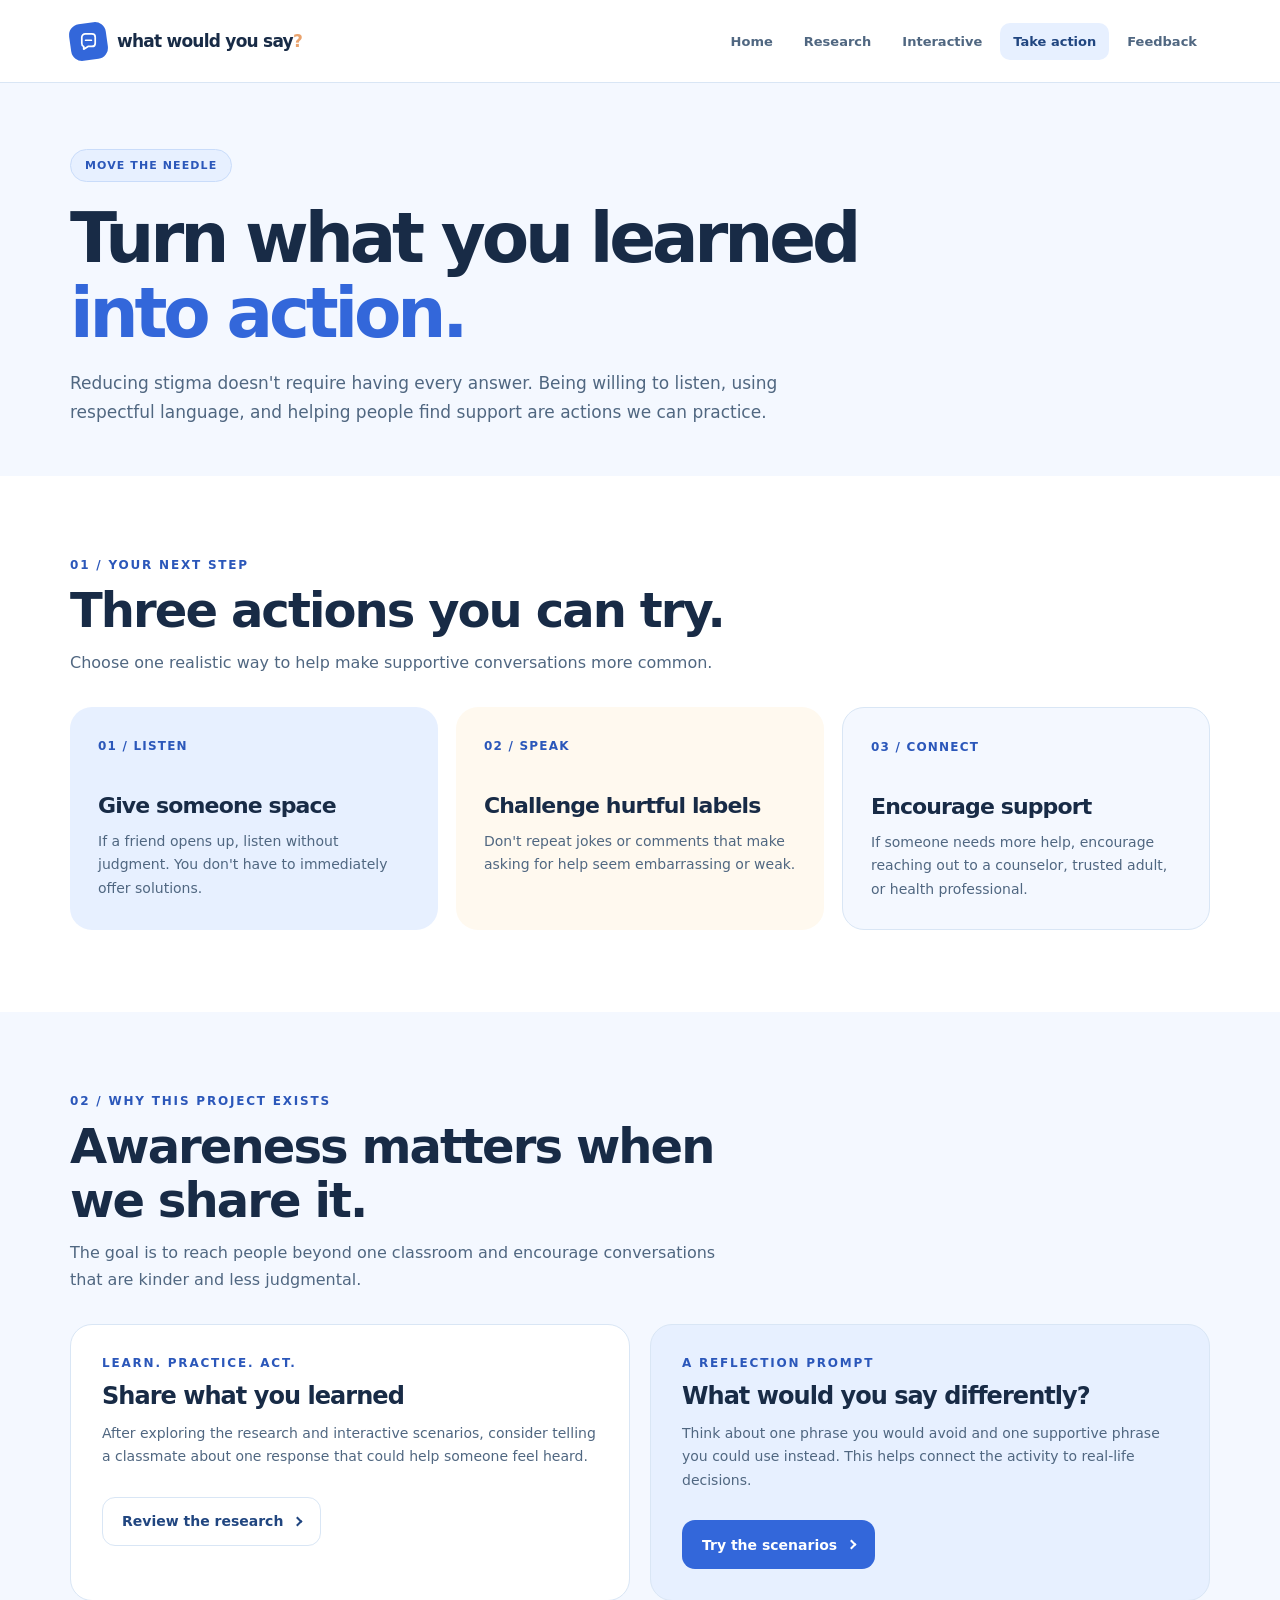
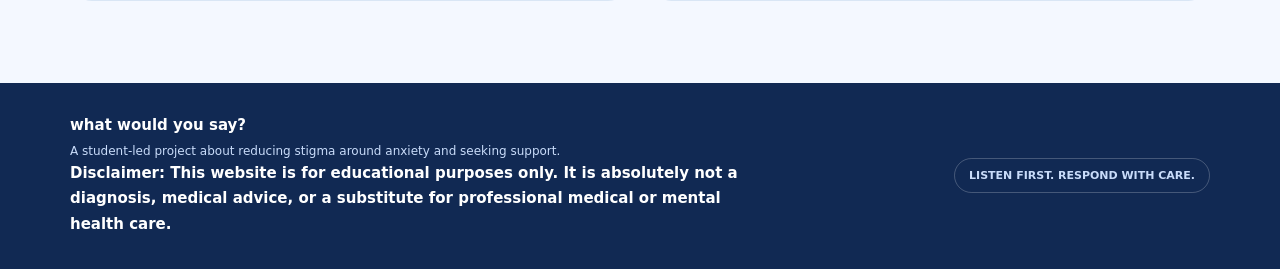
<file: PE_Project2026/action.html>
<!doctype html>
<html lang="en">
<head>
  <meta charset="utf-8">
  <meta name="viewport" content="width=device-width, initial-scale=1">
  <meta name="description" content="Practical steps students can take to challenge mental health stigma.">
  <title>Take action | What Would You Say?</title>
  <link rel="icon" type="image/svg+xml" href="favicon.svg" sizes="any">
  <link rel="stylesheet" href="style.css">
  
</head>
<body>
<header class="topbar"><nav class="nav shell" aria-label="Main navigation"><a class="brand" href="index.html" aria-label="What Would You Say? | Home"><span class="brand-mark" aria-hidden="true"><svg viewBox="0 0 24 24" width="23" height="23" fill="none" focusable="false"><path d="M5 7.5c0-2 1.7-3.5 3.6-3.5h7c2 0 3.4 1.5 3.4 3.5v6.2c0 2-1.5 3.5-3.4 3.5h-4.1L7 20v-2.8c-1.3-.5-2-1.8-2-3.5V7.5Z" stroke="currentColor" stroke-width="1.8" stroke-linejoin="round"/><path d="M9 10.7h6" stroke="currentColor" stroke-width="1.8" stroke-linecap="round"/></svg></span><span>what would you say<span class="brand-accent">?</span></span></a><div class="nav-links"><a href="index.html">Home</a>
<a href="research.html">Research</a>
<a href="interactive.html">Interactive</a>
<a href="action.html" aria-current="page">Take action</a>
<a href="feedback.html">Feedback</a></div></nav></header>
<main id="top">
<section class="page-hero shell"><span class="pill">Move the needle</span><h1>Turn what you learned <span>into action.</span></h1><p>Reducing stigma doesn't require having every answer. Being willing to listen, using respectful language, and helping people find support are actions we can practice.</p></section>
<section class="section surface-white"><div class="shell">
  <div class="section-heading"><div class="eyebrow">01 / Your next step</div><h2>Three actions you can try.</h2><p>Choose one realistic way to help make supportive conversations more common.</p></div>
  <div class="card-grid">
    <article class="feature-card"><span class="feature-number">01 / LISTEN</span><h3>Give someone space</h3><p>If a friend opens up, listen without judgment. You don't have to immediately offer solutions.</p></article>
    <article class="feature-card"><span class="feature-number">02 / SPEAK</span><h3>Challenge hurtful labels</h3><p>Don't repeat jokes or comments that make asking for help seem embarrassing or weak.</p></article>
    <article class="feature-card"><span class="feature-number">03 / CONNECT</span><h3>Encourage support</h3><p>If someone needs more help, encourage reaching out to a counselor, trusted adult, or health professional.</p></article>
  </div>
</div></section>
<section class="section"><div class="shell">
  <div class="section-heading"><div class="eyebrow">02 / Why this project exists</div><h2>Awareness matters when we share it.</h2><p>The goal is to reach people beyond one classroom and encourage conversations that are kinder and less judgmental.</p></div>
  <div class="action-grid">
    <article class="action-card"><div class="eyebrow">Learn. Practice. Act.</div><h3>Share what you learned</h3><p>After exploring the research and interactive scenarios, consider telling a classmate about one response that could help someone feel heard.</p><div class="actions"><a class="button button-outline" href="research.html">Review the research<span class="button-chevron" aria-hidden="true"></span></a></div></article>
    <article class="action-card alt"><div class="eyebrow">A reflection prompt</div><h3>What would you say differently?</h3><p>Think about one phrase you would avoid and one supportive phrase you could use instead. This helps connect the activity to real-life decisions.</p><div class="actions"><a class="button button-primary" href="interactive.html">Try the scenarios<span class="button-chevron" aria-hidden="true"></span></a></div></article>
  </div>
</div></section>
</main>
<footer class="footer"><div class="shell footer-inner"><div><strong>what would you say?</strong><p>A student-led project about reducing stigma around anxiety and seeking support.<br><strong>Disclaimer: This website is for educational purposes only. It is absolutely not a diagnosis, medical advice, or a substitute for professional medical or mental health care.</strong></p></div><span class="footer-tag">LISTEN FIRST. RESPOND WITH CARE.</span></div></footer>
</body>
</html>
</file>
<file: style.css>
:root {
  --blue-950: #112953;
  --blue-900: #16346a;
  --blue-800: #214680;
  --blue-700: #2b57ba;
  --blue-600: #3367da;
  --blue-500: #5082e9;
  --blue-300: #a9c7fa;
  --blue-200: #c9dcfa;
  --blue-100: #e7f0ff;
  --blue-50: #f4f8ff;
  --ink: #182b46;
  --muted: #506781;
  --white: #ffffff;
  --line: #d9e6f5;
  --cream: #fff9ef;
  --accent: #eaa36d;
  --support-bg: #d9f4ea;
  --support-ink: #14563e;
  --reflect-bg: #fff0db;
  --reflect-ink: #785016;
  --dark-glass: rgba(255,255,255,.10);
  --dark-stroke: rgba(255,255,255,.22);
  --shadow: 0 22px 60px rgba(17,41,83,.10);
  --radius: 22px;
  --max-width: 1140px;
}
/* Foundations */
*, *::before, *::after { box-sizing: border-box; }
html { scroll-behavior: smooth; }
body { margin:0; background:var(--blue-50); color:var(--ink); font-family:Inter, ui-sans-serif, system-ui, -apple-system, "Segoe UI", sans-serif; -webkit-font-smoothing:antialiased; }
h1,h2,h3,p { margin-top:0; }
h1,h2,h3 { letter-spacing:-.04em; }
p { line-height:1.68; }
a { color:inherit; }
a:focus-visible, button:focus-visible { outline:3px solid var(--blue-500); outline-offset:3px; }
button { font:inherit; }
.shell { width:min(100% - 48px,var(--max-width)); margin-inline:auto; }
.section { padding:82px 0; }
.eyebrow { color:var(--blue-700); font-size:12px; letter-spacing:.15em; text-transform:uppercase; font-weight:850; }
.section-heading { max-width:680px; margin-bottom:30px; }
.section-heading h2 { font-size:clamp(32px,4vw,48px); line-height:1.12; margin:12px 0; }
.section-heading p { color:var(--muted); font-size:16px; margin:0; }
.button { display:inline-flex; align-items:center; justify-content:center; gap:10px; min-height:49px; border:1px solid transparent; border-radius:13px; padding:12px 19px; font-size:14px; line-height:1.3; font-weight:750; text-decoration:none; cursor:pointer; transition:transform .15s, background .15s; }
.button:hover { transform:translateY(-2px); }
.button-chevron { display:inline-block; width:7px; height:7px; border-top:2px solid currentColor; border-right:2px solid currentColor; transform:rotate(45deg); flex:none; margin-left:1px; }
.button-primary { background:var(--blue-600); color:var(--white); }
.button-primary:hover { background:var(--blue-700); }
.button-outline { color:var(--blue-800); background:var(--white); border-color:var(--line); }
.button-outline:hover { background:var(--blue-100); }
.actions { display:flex; flex-wrap:wrap; gap:12px; margin-top:28px; }
/* Shared navigation */
.topbar { background:var(--white); border-bottom:1px solid var(--line); }
.nav { display:flex; justify-content:space-between; align-items:center; min-height:82px; gap:20px; }
.brand { display:inline-flex; align-items:center; gap:10px; text-decoration:none; white-space:nowrap; font-size:17px; font-weight:850; letter-spacing:-.045em; }
.brand-mark { background:var(--blue-600); color:var(--white); display:grid; place-items:center; border-radius:11px; width:37px; height:37px; transform:rotate(-8deg); font-size:24px; }
.brand-mark svg { transform:rotate(8deg); display:block; }
.brand-accent { color:var(--accent); }
.nav-links { display:flex; align-items:center; flex-wrap:wrap; gap:5px; }
.nav-links a { text-decoration:none; color:var(--muted); border-radius:10px; padding:11px 13px; font-size:13px; font-weight:750; }
.nav-links a:hover, .nav-links a[aria-current="page"] { background:var(--blue-100); color:var(--blue-800); }
/* Homepage hero */
.hero { padding:76px 0 88px; display:grid; grid-template-columns:1.06fr .94fr; gap:55px; align-items:center; }
.pill { display:inline-flex; border-radius:99px; background:var(--blue-100); color:var(--blue-700); padding:9px 14px; border:1px solid var(--blue-200); letter-spacing:.10em; text-transform:uppercase; font-size:11px; font-weight:850; }
.hero h1 { font-size:clamp(49px,5.8vw,78px); line-height:1.055; max-width:660px; margin:24px 0; letter-spacing:-.065em; }
.hero h1 em { color:var(--blue-600); font-style:normal; position:relative; }
.hero h1 em::after { content:""; height:7px; border-top:5px solid var(--accent); border-radius:50%; position:absolute; bottom:-11px; left:4%; right:0; transform:rotate(-3deg); }
.hero-text { color:var(--muted); font-size:17px; max-width:525px; }
.hero-small { color:var(--muted); font-size:13px; margin:24px 0 0; }
.hero-small strong { color:var(--ink); }
.chat-art { overflow:clip; position:relative; isolation:isolate; padding:28px 18px 35px; min-height:420px; display:grid; place-items:center; }
.chat-art::before { content:""; position:absolute; inset:17px 0 2px; background:var(--blue-200); border-radius:40% 58% 43% 51%; transform:rotate(-8deg); z-index:-1; }
.chat-art::after { content:""; position:absolute; width:100px; height:100px; background:var(--cream); border-radius:50%; top:0; right:0; z-index:-1; }
.chat-window { width:100%; max-width:445px; background:var(--blue-950); color:var(--white); border-radius:24px; padding:27px; box-shadow:var(--shadow); transform:rotate(2deg); }
.chat-window-title { display:flex; justify-content:space-between; color:var(--blue-200); font-size:11px; font-weight:850; letter-spacing:.12em; margin-bottom:25px; }
.window-dots { display:flex; align-items:center; gap:6px; }
.window-dots i { display:block; width:6px; height:6px; border-radius:50%; background:var(--blue-200); }
.bubble { width:fit-content; max-width:88%; padding:13px 17px; margin-bottom:13px; border-radius:16px; font-size:14px; line-height:1.5; }
.bubble.incoming { background:var(--blue-800); border-bottom-left-radius:4px; }
.bubble.outgoing { margin-left:auto; color:var(--ink); background:var(--support-bg); border-bottom-right-radius:4px; }
.chat-note { margin-top:14px; color:var(--blue-200); font-size:12px; }
.art-sticker { background:var(--cream); box-shadow:var(--shadow); border-radius:12px; padding:11px 16px; font-weight:850; font-size:11px; letter-spacing:.04em; position:absolute; left:10px; bottom:6px; transform:rotate(-5deg); }
/* Shared feature cards */
.surface-white { background:var(--white); }
.card-grid { display:grid; grid-template-columns:repeat(3,minmax(0,1fr)); gap:18px; }
.feature-card { border-radius:var(--radius); background:var(--blue-100); padding:28px; min-width:0; }
.feature-card:nth-child(2) { background:var(--cream); }
.feature-card:nth-child(3) { background:var(--blue-50); border:1px solid var(--line); }
.feature-number { display:inline-block; color:var(--blue-700); font-weight:850; letter-spacing:.1em; font-size:12px; margin-bottom:40px; }
.feature-card h3 { font-size:22px; margin:0 0 12px; }
.feature-card p { font-size:14px; color:var(--muted); margin:0; }
.banner { background:var(--blue-100); border-block:1px solid var(--line); padding:56px 0; }
.banner-inner { display:flex; justify-content:space-between; gap:32px; align-items:center; }
.banner-inner .actions { margin-top:0; flex-shrink:0; }
.banner h2 { font-size:clamp(29px,3.2vw,41px); max-width:650px; margin:10px 0; }
.banner p { max-width:650px; margin:0; color:var(--muted); }
/* Inside pages */
.page-hero { padding:66px 0 50px; }
.page-hero h1 { font-size:clamp(43px,5.4vw,69px); line-height:1.08; max-width:840px; margin:19px 0; letter-spacing:-.06em; }
.page-hero h1 span { color:var(--blue-600); }
.page-hero p { max-width:760px; font-size:17px; color:var(--muted); margin-bottom:0; }
/* Research */
.fact-card { background:var(--white); border:1px solid var(--line); border-radius:var(--radius); padding:27px; display:flex; flex-direction:column; }
.fact-card .feature-number { margin-bottom:24px; }
.fact-card h3 { font-size:21px; line-height:1.22; margin:0 0 14px; }
.fact-card p { color:var(--muted); font-size:14px; margin:0 0 18px; }
.fact-takeaway { margin-top:auto; padding-top:14px; border-top:1px solid var(--line); font-size:13px; line-height:1.55; color:var(--blue-800); font-weight:750; }
.insight-grid { display:grid; grid-template-columns:.95fr 1.05fr; gap:55px; align-items:center; }
.insight-grid h2 { font-size:clamp(31px,4vw,47px); line-height:1.12; margin:12px 0; }
.insight-grid p { font-size:15px; color:var(--muted); }
.flow-steps { border-radius:var(--radius); padding:27px; background:var(--white); border:1px solid var(--line); }
.flow-step { display:flex; align-items:flex-start; gap:15px; padding:17px 0; }
.flow-step:not(:last-child) { border-bottom:1px solid var(--line); }
.flow-step .circle { flex:none; width:35px; height:35px; border-radius:50%; background:var(--blue-100); color:var(--blue-700); display:grid; place-items:center; font-weight:850; }
.flow-step h3 { font-size:16px; margin:2px 0 4px; }
.flow-step p { margin:0; color:var(--muted); font-size:13px; }
.response-list { display:grid; gap:15px; }
.response-pair { display:grid; grid-template-columns:1fr 1fr; gap:12px; padding:16px; background:var(--white); border:1px solid var(--line); border-radius:18px; }
.response { padding:19px; border-radius:13px; min-width:0; }
.response.before { background:var(--reflect-bg); }
.response.after { background:var(--support-bg); }
.response-label { font-weight:850; font-size:11px; text-transform:uppercase; letter-spacing:.11em; }
.response.before .response-label { color:var(--reflect-ink); }
.response.after .response-label { color:var(--support-ink); }
.response-quote { font-size:16px; font-weight:750; line-height:1.45; margin:12px 0 0; }
.response small { display:block; font-size:12px; margin-top:8px; line-height:1.5; }
.support-band { background:var(--blue-950); color:var(--white); }
.support-band .eyebrow { color:var(--blue-300); }
.support-band h2 { font-size:clamp(32px,4vw,48px); line-height:1.13; max-width:650px; margin:14px 0; }
.support-band p { max-width:800px; color:var(--blue-200); }
.support-band strong { color:var(--white); }
/* Research citations and source list */
.citation { display:inline-block; padding:2px 3px; color:var(--blue-700); font-size:13px; font-weight:750; white-space:nowrap; text-underline-offset:3px; }
.citation:hover, .source-heading a:hover { color:var(--blue-900); }
#sources, .source-entry { scroll-margin-top:24px; }
.source-list { display:grid; gap:18px; margin:0; padding:0; list-style:none; }
.source-entry { min-width:0; padding:27px; border:1px solid var(--line); border-radius:var(--radius); background:var(--blue-50); }
.source-entry:target { outline:2px solid var(--blue-600); outline-offset:3px; }
.source-heading { display:flex; align-items:baseline; gap:12px; }
.source-number { flex:none; color:var(--blue-700); font-size:14px; font-weight:850; }
.source-heading h3 { min-width:0; margin:0; font-size:21px; line-height:1.35; }
.source-heading a { color:var(--blue-800); text-decoration-thickness:1px; text-underline-offset:4px; overflow-wrap:anywhere; }
.source-meta { margin:12px 0 8px; color:var(--muted); font-size:13px; }
.source-description { max-width:850px; margin:0; color:var(--muted); font-size:14px; }
.sources-note { margin:22px 0 0; color:var(--muted); font-size:13px; }
/* Interactive */
.activity { padding:8px 0 65px; }
.activity-panel { background:var(--blue-950); border-radius:28px; padding:41px; color:var(--white); box-shadow:var(--shadow); }
.activity-top { display:flex; flex-wrap:wrap; align-items:center; justify-content:space-between; gap:15px; border-bottom:1px solid var(--dark-stroke); padding-bottom:22px; margin-bottom:30px; }
.activity-top .eyebrow { color:var(--blue-300); }
.activity-count { background:var(--dark-glass); color:var(--blue-200); padding:9px 15px; border-radius:99px; font-size:12px; font-weight:750; }
.activity-grid { display:grid; grid-template-columns:.9fr 1.1fr; align-items:start; gap:42px; }
.activity-grid h2 { font-size:clamp(31px,3.5vw,45px); margin:0 0 18px; line-height:1.13; }
.activity-grid h2 em { color:var(--blue-300); font-style:normal; }
.activity-intro { color:var(--blue-200); font-size:15px; }
.friend-message { background:var(--dark-glass); border:1px solid var(--dark-stroke); padding:24px; margin-top:24px; border-radius:16px 16px 16px 4px; }
.friend-label { color:var(--blue-200); font-weight:750; font-size:11px; letter-spacing:.09em; text-transform:uppercase; margin-bottom:12px; }
.friend-quote { font-size:16px; line-height:1.65; }
.choice-prompt { color:var(--blue-200); font-weight:850; text-transform:uppercase; letter-spacing:.04em; font-size:11px; margin-bottom:14px; }
.choices { display:grid; gap:10px; }
.choice { display:grid; grid-template-columns:29px minmax(0,1fr) 18px; gap:13px; align-items:center; text-align:left; width:100%; padding:16px; background:var(--dark-glass); color:var(--white); border:1.5px solid var(--dark-stroke); border-radius:13px; cursor:pointer; font-size:14px; line-height:1.5; }
.choice:hover { border-color:var(--blue-300); }
.choice[aria-pressed="true"] { background:var(--blue-100); color:var(--blue-950); border-color:var(--blue-100); }
.choice-arrow { display:grid; place-items:center; opacity:.75; }
.choice-arrow::after { content:""; width:7px; height:7px; border-top:2px solid currentColor; border-right:2px solid currentColor; transform:rotate(45deg); }
.choice-letter { height:29px; width:29px; display:grid; place-items:center; border:1.5px solid currentColor; border-radius:8px; font-size:12px; font-weight:850; }
.feedback { padding:20px; margin-top:15px; min-height:116px; background:var(--blue-100); color:var(--blue-950); border-radius:15px; }
.feedback[data-tone="positive"] { background:var(--support-bg); color:var(--support-ink); }
.feedback[data-tone="reflect"] { background:var(--reflect-bg); color:var(--reflect-ink); }
.feedback-title { font-weight:850; font-size:16px; margin-bottom:8px; }
.feedback p { font-size:14px; margin:0; }
.activity-controls { display:flex; align-items:center; justify-content:space-between; gap:12px; margin-top:19px; }
.activity-controls button { border:0; background:var(--blue-200); color:var(--blue-950); border-radius:11px; padding:12px 16px; min-height:45px; font-weight:850; font-size:13px; cursor:pointer; }
.activity-controls button:hover:not(:disabled) { background:var(--white); }
#previous-scenario::before, #next-scenario::after { content:""; display:inline-block; width:7px; height:7px; border-top:2px solid currentColor; border-right:2px solid currentColor; vertical-align:1px; }
#previous-scenario::before { transform:rotate(225deg); margin-right:9px; }
#next-scenario::after { transform:rotate(45deg); margin-left:9px; }
#next-scenario.is-restart::after { display:none; }
.activity-controls button:disabled { opacity:.45; cursor:not-allowed; }
.activity-controls span { color:var(--blue-200); font-size:12px; font-weight:750; white-space:nowrap; }
.activity-note { border-top:1px solid var(--dark-stroke); margin:28px 0 0; padding-top:19px; font-size:12px; color:var(--blue-200); }
/* Action page */
.action-grid { display:grid; grid-template-columns:1fr 1fr; gap:20px; }
.action-card { border:1px solid var(--line); background:var(--white); padding:31px; border-radius:var(--radius); }
.action-card.alt { background:var(--blue-100); }
.action-card h3 { font-size:24px; margin:12px 0; }
.action-card p, .action-card li { color:var(--muted); font-size:14px; }
.action-card ul { padding-left:21px; line-height:1.9; }
.roadmap { display:grid; grid-template-columns:repeat(5,minmax(0,1fr)); gap:13px; }
.roadmap-card { border:1px solid var(--line); border-radius:17px; background:var(--white); padding:21px 17px; }
.roadmap-number { display:grid; place-items:center; height:34px; width:34px; border-radius:50%; background:var(--blue-100); color:var(--blue-700); font-size:12px; font-weight:850; margin-bottom:23px; }
.roadmap-card h3 { font-size:16px; margin:0 0 9px; }
.roadmap-card p { color:var(--muted); font-size:13px; margin:0; }
/* Feedback page */
.feedback-section { padding-bottom:82px; }
.form-panel { overflow:hidden; border:1px solid var(--line); border-radius:var(--radius); background:var(--white); }
.form-panel-heading { padding:28px; border-bottom:1px solid var(--line); }
.form-panel-heading h2 { margin:12px 0; font-size:clamp(25px,3vw,34px); line-height:1.2; }
.form-panel-heading p { margin:0; color:var(--muted); font-size:14px; }
.feedback-form { display:block; width:100%; height:1100px; border:0; background:var(--white); }
.feedback-form:focus-visible { outline:3px solid var(--blue-500); outline-offset:-3px; }
/* Footer */
.footer { background:var(--blue-950); color:var(--white); padding:32px 0; }
.footer-inner { display:flex; align-items:center; justify-content:space-between; gap:24px; }
.footer strong { font-size:15px; }
.footer p strong { color:var(--white); font-weight:800; }
.footer p { color:var(--blue-200); font-size:12px; margin:7px 0 0; max-width:680px; }
.footer-tag { border:1px solid var(--dark-stroke); color:var(--blue-200); border-radius:99px; padding:10px 14px; white-space:nowrap; font-size:11px; font-weight:750; }
/* Responsive */
@media (max-width:900px) {
  .hero, .activity-grid, .insight-grid { grid-template-columns:1fr; }
  .hero { padding:52px 0 60px; gap:20px; }
  .chat-art { max-width:570px; margin:auto; width:100%; }
  .activity-grid { gap:25px; }
  .roadmap { grid-template-columns:repeat(3,minmax(0,1fr)); }
}
@media (max-width:680px) {
  .shell { width:calc(100% - 34px); }
  .section { padding:58px 0; }
  .nav { padding:13px 0; flex-direction:column; align-items:stretch; gap:10px; }
  .brand { font-size:16px; }
  .nav-links { justify-content:space-between; gap:4px; }
  .nav-links a { font-size:clamp(10px,2.8vw,12px); padding:10px 4px; }
  .hero h1 { font-size:clamp(43px,11vw,62px); }
  .hero-text, .page-hero p { font-size:15px; }
  .chat-art { min-height:370px; padding-inline:8px; }
  .chat-window { padding:22px; }
  .bubble { font-size:13px; }
  .card-grid, .action-grid { grid-template-columns:1fr; }
  .feature-number { margin-bottom:26px; }
  .banner-inner { flex-direction:column; align-items:flex-start; }
  .page-hero { padding:44px 0 36px; }
  .page-hero h1 { font-size:clamp(39px,10.4vw,56px); }
  .response-pair { grid-template-columns:1fr; }
  .activity-panel { padding:24px 19px; border-radius:20px; }
  .activity-grid h2 { font-size:35px; }
  .roadmap { grid-template-columns:repeat(2,minmax(0,1fr)); }
  .footer-inner { flex-direction:column; align-items:flex-start; }
  .feedback-section { padding-bottom:58px; }
  .form-panel-heading { padding:22px 18px; }
}
@media (max-width:390px) {
  .nav-links a { font-size:10px; padding:10px 3px; }
  .roadmap { grid-template-columns:1fr; }
  .activity-controls { flex-wrap:wrap; }
  .activity-controls span { order:-1; width:100%; text-align:center; }
}
@media (prefers-reduced-motion:reduce) { html { scroll-behavior:auto; } .button { transition:none; } }
</file>
<file: PE_Project2026/style.css>
:root {
  --blue-950: #112953;
  --blue-900: #16346a;
  --blue-800: #214680;
  --blue-700: #2b57ba;
  --blue-600: #3367da;
  --blue-500: #5082e9;
  --blue-300: #a9c7fa;
  --blue-200: #c9dcfa;
  --blue-100: #e7f0ff;
  --blue-50: #f4f8ff;
  --ink: #182b46;
  --muted: #506781;
  --white: #ffffff;
  --line: #d9e6f5;
  --cream: #fff9ef;
  --accent: #eaa36d;
  --support-bg: #d9f4ea;
  --support-ink: #14563e;
  --reflect-bg: #fff0db;
  --reflect-ink: #785016;
  --dark-glass: rgba(255,255,255,.10);
  --dark-stroke: rgba(255,255,255,.22);
  --shadow: 0 22px 60px rgba(17,41,83,.10);
  --radius: 22px;
  --max-width: 1140px;
}
/* Foundations */
*, *::before, *::after { box-sizing: border-box; }
html { scroll-behavior: smooth; }
body { margin:0; background:var(--blue-50); color:var(--ink); font-family:Inter, ui-sans-serif, system-ui, -apple-system, "Segoe UI", sans-serif; -webkit-font-smoothing:antialiased; }
h1,h2,h3,p { margin-top:0; }
h1,h2,h3 { letter-spacing:-.04em; }
p { line-height:1.68; }
a { color:inherit; }
a:focus-visible, button:focus-visible { outline:3px solid var(--blue-500); outline-offset:3px; }
button { font:inherit; }
.shell { width:min(100% - 48px,var(--max-width)); margin-inline:auto; }
.section { padding:82px 0; }
.eyebrow { color:var(--blue-700); font-size:12px; letter-spacing:.15em; text-transform:uppercase; font-weight:850; }
.section-heading { max-width:680px; margin-bottom:30px; }
.section-heading h2 { font-size:clamp(32px,4vw,48px); line-height:1.12; margin:12px 0; }
.section-heading p { color:var(--muted); font-size:16px; margin:0; }
.button { display:inline-flex; align-items:center; justify-content:center; gap:10px; min-height:49px; border:1px solid transparent; border-radius:13px; padding:12px 19px; font-size:14px; line-height:1.3; font-weight:750; text-decoration:none; cursor:pointer; transition:transform .15s, background .15s; }
.button:hover { transform:translateY(-2px); }
.button-chevron { display:inline-block; width:7px; height:7px; border-top:2px solid currentColor; border-right:2px solid currentColor; transform:rotate(45deg); flex:none; margin-left:1px; }
.button-primary { background:var(--blue-600); color:var(--white); }
.button-primary:hover { background:var(--blue-700); }
.button-outline { color:var(--blue-800); background:var(--white); border-color:var(--line); }
.button-outline:hover { background:var(--blue-100); }
.actions { display:flex; flex-wrap:wrap; gap:12px; margin-top:28px; }
/* Shared navigation */
.topbar { background:var(--white); border-bottom:1px solid var(--line); }
.nav { display:flex; justify-content:space-between; align-items:center; min-height:82px; gap:20px; }
.brand { display:inline-flex; align-items:center; gap:10px; text-decoration:none; white-space:nowrap; font-size:17px; font-weight:850; letter-spacing:-.045em; }
.brand-mark { background:var(--blue-600); color:var(--white); display:grid; place-items:center; border-radius:11px; width:37px; height:37px; transform:rotate(-8deg); font-size:24px; }
.brand-mark svg { transform:rotate(8deg); display:block; }
.brand-accent { color:var(--accent); }
.nav-links { display:flex; align-items:center; flex-wrap:wrap; gap:5px; }
.nav-links a { text-decoration:none; color:var(--muted); border-radius:10px; padding:11px 13px; font-size:13px; font-weight:750; }
.nav-links a:hover, .nav-links a[aria-current="page"] { background:var(--blue-100); color:var(--blue-800); }
/* Homepage hero */
.hero { padding:76px 0 88px; display:grid; grid-template-columns:1.06fr .94fr; gap:55px; align-items:center; }
.pill { display:inline-flex; border-radius:99px; background:var(--blue-100); color:var(--blue-700); padding:9px 14px; border:1px solid var(--blue-200); letter-spacing:.10em; text-transform:uppercase; font-size:11px; font-weight:850; }
.hero h1 { font-size:clamp(49px,5.8vw,78px); line-height:1.055; max-width:660px; margin:24px 0; letter-spacing:-.065em; }
.hero h1 em { color:var(--blue-600); font-style:normal; position:relative; }
.hero h1 em::after { content:""; height:7px; border-top:5px solid var(--accent); border-radius:50%; position:absolute; bottom:-11px; left:4%; right:0; transform:rotate(-3deg); }
.hero-text { color:var(--muted); font-size:17px; max-width:525px; }
.hero-small { color:var(--muted); font-size:13px; margin:24px 0 0; }
.hero-small strong { color:var(--ink); }
.chat-art { overflow:clip; position:relative; isolation:isolate; padding:28px 18px 35px; min-height:420px; display:grid; place-items:center; }
.chat-art::before { content:""; position:absolute; inset:17px 0 2px; background:var(--blue-200); border-radius:40% 58% 43% 51%; transform:rotate(-8deg); z-index:-1; }
.chat-art::after { content:""; position:absolute; width:100px; height:100px; background:var(--cream); border-radius:50%; top:0; right:0; z-index:-1; }
.chat-window { width:100%; max-width:445px; background:var(--blue-950); color:var(--white); border-radius:24px; padding:27px; box-shadow:var(--shadow); transform:rotate(2deg); }
.chat-window-title { display:flex; justify-content:space-between; color:var(--blue-200); font-size:11px; font-weight:850; letter-spacing:.12em; margin-bottom:25px; }
.window-dots { display:flex; align-items:center; gap:6px; }
.window-dots i { display:block; width:6px; height:6px; border-radius:50%; background:var(--blue-200); }
.bubble { width:fit-content; max-width:88%; padding:13px 17px; margin-bottom:13px; border-radius:16px; font-size:14px; line-height:1.5; }
.bubble.incoming { background:var(--blue-800); border-bottom-left-radius:4px; }
.bubble.outgoing { margin-left:auto; color:var(--ink); background:var(--support-bg); border-bottom-right-radius:4px; }
.chat-note { margin-top:14px; color:var(--blue-200); font-size:12px; }
.art-sticker { background:var(--cream); box-shadow:var(--shadow); border-radius:12px; padding:11px 16px; font-weight:850; font-size:11px; letter-spacing:.04em; position:absolute; left:10px; bottom:6px; transform:rotate(-5deg); }
/* Shared feature cards */
.surface-white { background:var(--white); }
.card-grid { display:grid; grid-template-columns:repeat(3,minmax(0,1fr)); gap:18px; }
.feature-card { border-radius:var(--radius); background:var(--blue-100); padding:28px; min-width:0; }
.feature-card:nth-child(2) { background:var(--cream); }
.feature-card:nth-child(3) { background:var(--blue-50); border:1px solid var(--line); }
.feature-number { display:inline-block; color:var(--blue-700); font-weight:850; letter-spacing:.1em; font-size:12px; margin-bottom:40px; }
.feature-card h3 { font-size:22px; margin:0 0 12px; }
.feature-card p { font-size:14px; color:var(--muted); margin:0; }
.banner { background:var(--blue-100); border-block:1px solid var(--line); padding:56px 0; }
.banner-inner { display:flex; justify-content:space-between; gap:32px; align-items:center; }
.banner-inner .actions { margin-top:0; flex-shrink:0; }
.banner h2 { font-size:clamp(29px,3.2vw,41px); max-width:650px; margin:10px 0; }
.banner p { max-width:650px; margin:0; color:var(--muted); }
/* Inside pages */
.page-hero { padding:66px 0 50px; }
.page-hero h1 { font-size:clamp(43px,5.4vw,69px); line-height:1.08; max-width:840px; margin:19px 0; letter-spacing:-.06em; }
.page-hero h1 span { color:var(--blue-600); }
.page-hero p { max-width:760px; font-size:17px; color:var(--muted); margin-bottom:0; }
/* Research */
.fact-card { background:var(--white); border:1px solid var(--line); border-radius:var(--radius); padding:27px; display:flex; flex-direction:column; }
.fact-card .feature-number { margin-bottom:24px; }
.fact-card h3 { font-size:21px; line-height:1.22; margin:0 0 14px; }
.fact-card p { color:var(--muted); font-size:14px; margin:0 0 18px; }
.fact-takeaway { margin-top:auto; padding-top:14px; border-top:1px solid var(--line); font-size:13px; line-height:1.55; color:var(--blue-800); font-weight:750; }
.insight-grid { display:grid; grid-template-columns:.95fr 1.05fr; gap:55px; align-items:center; }
.insight-grid h2 { font-size:clamp(31px,4vw,47px); line-height:1.12; margin:12px 0; }
.insight-grid p { font-size:15px; color:var(--muted); }
.flow-steps { border-radius:var(--radius); padding:27px; background:var(--white); border:1px solid var(--line); }
.flow-step { display:flex; align-items:flex-start; gap:15px; padding:17px 0; }
.flow-step:not(:last-child) { border-bottom:1px solid var(--line); }
.flow-step .circle { flex:none; width:35px; height:35px; border-radius:50%; background:var(--blue-100); color:var(--blue-700); display:grid; place-items:center; font-weight:850; }
.flow-step h3 { font-size:16px; margin:2px 0 4px; }
.flow-step p { margin:0; color:var(--muted); font-size:13px; }
.response-list { display:grid; gap:15px; }
.response-pair { display:grid; grid-template-columns:1fr 1fr; gap:12px; padding:16px; background:var(--white); border:1px solid var(--line); border-radius:18px; }
.response { padding:19px; border-radius:13px; min-width:0; }
.response.before { background:var(--reflect-bg); }
.response.after { background:var(--support-bg); }
.response-label { font-weight:850; font-size:11px; text-transform:uppercase; letter-spacing:.11em; }
.response.before .response-label { color:var(--reflect-ink); }
.response.after .response-label { color:var(--support-ink); }
.response-quote { font-size:16px; font-weight:750; line-height:1.45; margin:12px 0 0; }
.response small { display:block; font-size:12px; margin-top:8px; line-height:1.5; }
.support-band { background:var(--blue-950); color:var(--white); }
.support-band .eyebrow { color:var(--blue-300); }
.support-band h2 { font-size:clamp(32px,4vw,48px); line-height:1.13; max-width:650px; margin:14px 0; }
.support-band p { max-width:800px; color:var(--blue-200); }
.support-band strong { color:var(--white); }
/* Research citations and source list */
.citation { display:inline-block; padding:2px 3px; color:var(--blue-700); font-size:13px; font-weight:750; white-space:nowrap; text-underline-offset:3px; }
.citation:hover, .source-heading a:hover { color:var(--blue-900); }
#sources, .source-entry { scroll-margin-top:24px; }
.source-list { display:grid; gap:18px; margin:0; padding:0; list-style:none; }
.source-entry { min-width:0; padding:27px; border:1px solid var(--line); border-radius:var(--radius); background:var(--blue-50); }
.source-entry:target { outline:2px solid var(--blue-600); outline-offset:3px; }
.source-heading { display:flex; align-items:baseline; gap:12px; }
.source-number { flex:none; color:var(--blue-700); font-size:14px; font-weight:850; }
.source-heading h3 { min-width:0; margin:0; font-size:21px; line-height:1.35; }
.source-heading a { color:var(--blue-800); text-decoration-thickness:1px; text-underline-offset:4px; overflow-wrap:anywhere; }
.source-meta { margin:12px 0 8px; color:var(--muted); font-size:13px; }
.source-description { max-width:850px; margin:0; color:var(--muted); font-size:14px; }
.sources-note { margin:22px 0 0; color:var(--muted); font-size:13px; }
/* Interactive */
.activity { padding:8px 0 65px; }
.activity-panel { background:var(--blue-950); border-radius:28px; padding:41px; color:var(--white); box-shadow:var(--shadow); }
.activity-top { display:flex; flex-wrap:wrap; align-items:center; justify-content:space-between; gap:15px; border-bottom:1px solid var(--dark-stroke); padding-bottom:22px; margin-bottom:30px; }
.activity-top .eyebrow { color:var(--blue-300); }
.activity-count { background:var(--dark-glass); color:var(--blue-200); padding:9px 15px; border-radius:99px; font-size:12px; font-weight:750; }
.activity-grid { display:grid; grid-template-columns:.9fr 1.1fr; align-items:start; gap:42px; }
.activity-grid h2 { font-size:clamp(31px,3.5vw,45px); margin:0 0 18px; line-height:1.13; }
.activity-grid h2 em { color:var(--blue-300); font-style:normal; }
.activity-intro { color:var(--blue-200); font-size:15px; }
.friend-message { background:var(--dark-glass); border:1px solid var(--dark-stroke); padding:24px; margin-top:24px; border-radius:16px 16px 16px 4px; }
.friend-label { color:var(--blue-200); font-weight:750; font-size:11px; letter-spacing:.09em; text-transform:uppercase; margin-bottom:12px; }
.friend-quote { font-size:16px; line-height:1.65; }
.choice-prompt { color:var(--blue-200); font-weight:850; text-transform:uppercase; letter-spacing:.04em; font-size:11px; margin-bottom:14px; }
.choices { display:grid; gap:10px; }
.choice { display:grid; grid-template-columns:29px minmax(0,1fr) 18px; gap:13px; align-items:center; text-align:left; width:100%; padding:16px; background:var(--dark-glass); color:var(--white); border:1.5px solid var(--dark-stroke); border-radius:13px; cursor:pointer; font-size:14px; line-height:1.5; }
.choice:hover { border-color:var(--blue-300); }
.choice[aria-pressed="true"] { background:var(--blue-100); color:var(--blue-950); border-color:var(--blue-100); }
.choice-arrow { display:grid; place-items:center; opacity:.75; }
.choice-arrow::after { content:""; width:7px; height:7px; border-top:2px solid currentColor; border-right:2px solid currentColor; transform:rotate(45deg); }
.choice-letter { height:29px; width:29px; display:grid; place-items:center; border:1.5px solid currentColor; border-radius:8px; font-size:12px; font-weight:850; }
.feedback { padding:20px; margin-top:15px; min-height:116px; background:var(--blue-100); color:var(--blue-950); border-radius:15px; }
.feedback[data-tone="positive"] { background:var(--support-bg); color:var(--support-ink); }
.feedback[data-tone="reflect"] { background:var(--reflect-bg); color:var(--reflect-ink); }
.feedback-title { font-weight:850; font-size:16px; margin-bottom:8px; }
.feedback p { font-size:14px; margin:0; }
.activity-controls { display:flex; align-items:center; justify-content:space-between; gap:12px; margin-top:19px; }
.activity-controls button { border:0; background:var(--blue-200); color:var(--blue-950); border-radius:11px; padding:12px 16px; min-height:45px; font-weight:850; font-size:13px; cursor:pointer; }
.activity-controls button:hover:not(:disabled) { background:var(--white); }
#previous-scenario::before, #next-scenario::after { content:""; display:inline-block; width:7px; height:7px; border-top:2px solid currentColor; border-right:2px solid currentColor; vertical-align:1px; }
#previous-scenario::before { transform:rotate(225deg); margin-right:9px; }
#next-scenario::after { transform:rotate(45deg); margin-left:9px; }
#next-scenario.is-restart::after { display:none; }
.activity-controls button:disabled { opacity:.45; cursor:not-allowed; }
.activity-controls span { color:var(--blue-200); font-size:12px; font-weight:750; white-space:nowrap; }
.activity-note { border-top:1px solid var(--dark-stroke); margin:28px 0 0; padding-top:19px; font-size:12px; color:var(--blue-200); }
/* Action page */
.action-grid { display:grid; grid-template-columns:1fr 1fr; gap:20px; }
.action-card { border:1px solid var(--line); background:var(--white); padding:31px; border-radius:var(--radius); }
.action-card.alt { background:var(--blue-100); }
.action-card h3 { font-size:24px; margin:12px 0; }
.action-card p, .action-card li { color:var(--muted); font-size:14px; }
.action-card ul { padding-left:21px; line-height:1.9; }
.roadmap { display:grid; grid-template-columns:repeat(5,minmax(0,1fr)); gap:13px; }
.roadmap-card { border:1px solid var(--line); border-radius:17px; background:var(--white); padding:21px 17px; }
.roadmap-number { display:grid; place-items:center; height:34px; width:34px; border-radius:50%; background:var(--blue-100); color:var(--blue-700); font-size:12px; font-weight:850; margin-bottom:23px; }
.roadmap-card h3 { font-size:16px; margin:0 0 9px; }
.roadmap-card p { color:var(--muted); font-size:13px; margin:0; }
/* Feedback page */
.feedback-section { padding-bottom:82px; }
.form-panel { overflow:hidden; border:1px solid var(--line); border-radius:var(--radius); background:var(--white); }
.form-panel-heading { padding:28px; border-bottom:1px solid var(--line); }
.form-panel-heading h2 { margin:12px 0; font-size:clamp(25px,3vw,34px); line-height:1.2; }
.form-panel-heading p { margin:0; color:var(--muted); font-size:14px; }
.feedback-form { display:block; width:100%; height:1100px; border:0; background:var(--white); }
.feedback-form:focus-visible { outline:3px solid var(--blue-500); outline-offset:-3px; }
/* Footer */
.footer { background:var(--blue-950); color:var(--white); padding:32px 0; }
.footer-inner { display:flex; align-items:center; justify-content:space-between; gap:24px; }
.footer strong { font-size:15px; }
.footer p strong { color:var(--white); font-weight:800; }
.footer p { color:var(--blue-200); font-size:12px; margin:7px 0 0; max-width:680px; }
.footer-tag { border:1px solid var(--dark-stroke); color:var(--blue-200); border-radius:99px; padding:10px 14px; white-space:nowrap; font-size:11px; font-weight:750; }
/* Responsive */
@media (max-width:900px) {
  .hero, .activity-grid, .insight-grid { grid-template-columns:1fr; }
  .hero { padding:52px 0 60px; gap:20px; }
  .chat-art { max-width:570px; margin:auto; width:100%; }
  .activity-grid { gap:25px; }
  .roadmap { grid-template-columns:repeat(3,minmax(0,1fr)); }
}
@media (max-width:680px) {
  .shell { width:calc(100% - 34px); }
  .section { padding:58px 0; }
  .nav { padding:13px 0; flex-direction:column; align-items:stretch; gap:10px; }
  .brand { font-size:16px; }
  .nav-links { justify-content:space-between; gap:4px; }
  .nav-links a { font-size:clamp(10px,2.8vw,12px); padding:10px 4px; }
  .hero h1 { font-size:clamp(43px,11vw,62px); }
  .hero-text, .page-hero p { font-size:15px; }
  .chat-art { min-height:370px; padding-inline:8px; }
  .chat-window { padding:22px; }
  .bubble { font-size:13px; }
  .card-grid, .action-grid { grid-template-columns:1fr; }
  .feature-number { margin-bottom:26px; }
  .banner-inner { flex-direction:column; align-items:flex-start; }
  .page-hero { padding:44px 0 36px; }
  .page-hero h1 { font-size:clamp(39px,10.4vw,56px); }
  .response-pair { grid-template-columns:1fr; }
  .activity-panel { padding:24px 19px; border-radius:20px; }
  .activity-grid h2 { font-size:35px; }
  .roadmap { grid-template-columns:repeat(2,minmax(0,1fr)); }
  .footer-inner { flex-direction:column; align-items:flex-start; }
  .feedback-section { padding-bottom:58px; }
  .form-panel-heading { padding:22px 18px; }
}
@media (max-width:390px) {
  .nav-links a { font-size:10px; padding:10px 3px; }
  .roadmap { grid-template-columns:1fr; }
  .activity-controls { flex-wrap:wrap; }
  .activity-controls span { order:-1; width:100%; text-align:center; }
}
@media (prefers-reduced-motion:reduce) { html { scroll-behavior:auto; } .button { transition:none; } }
</file>
